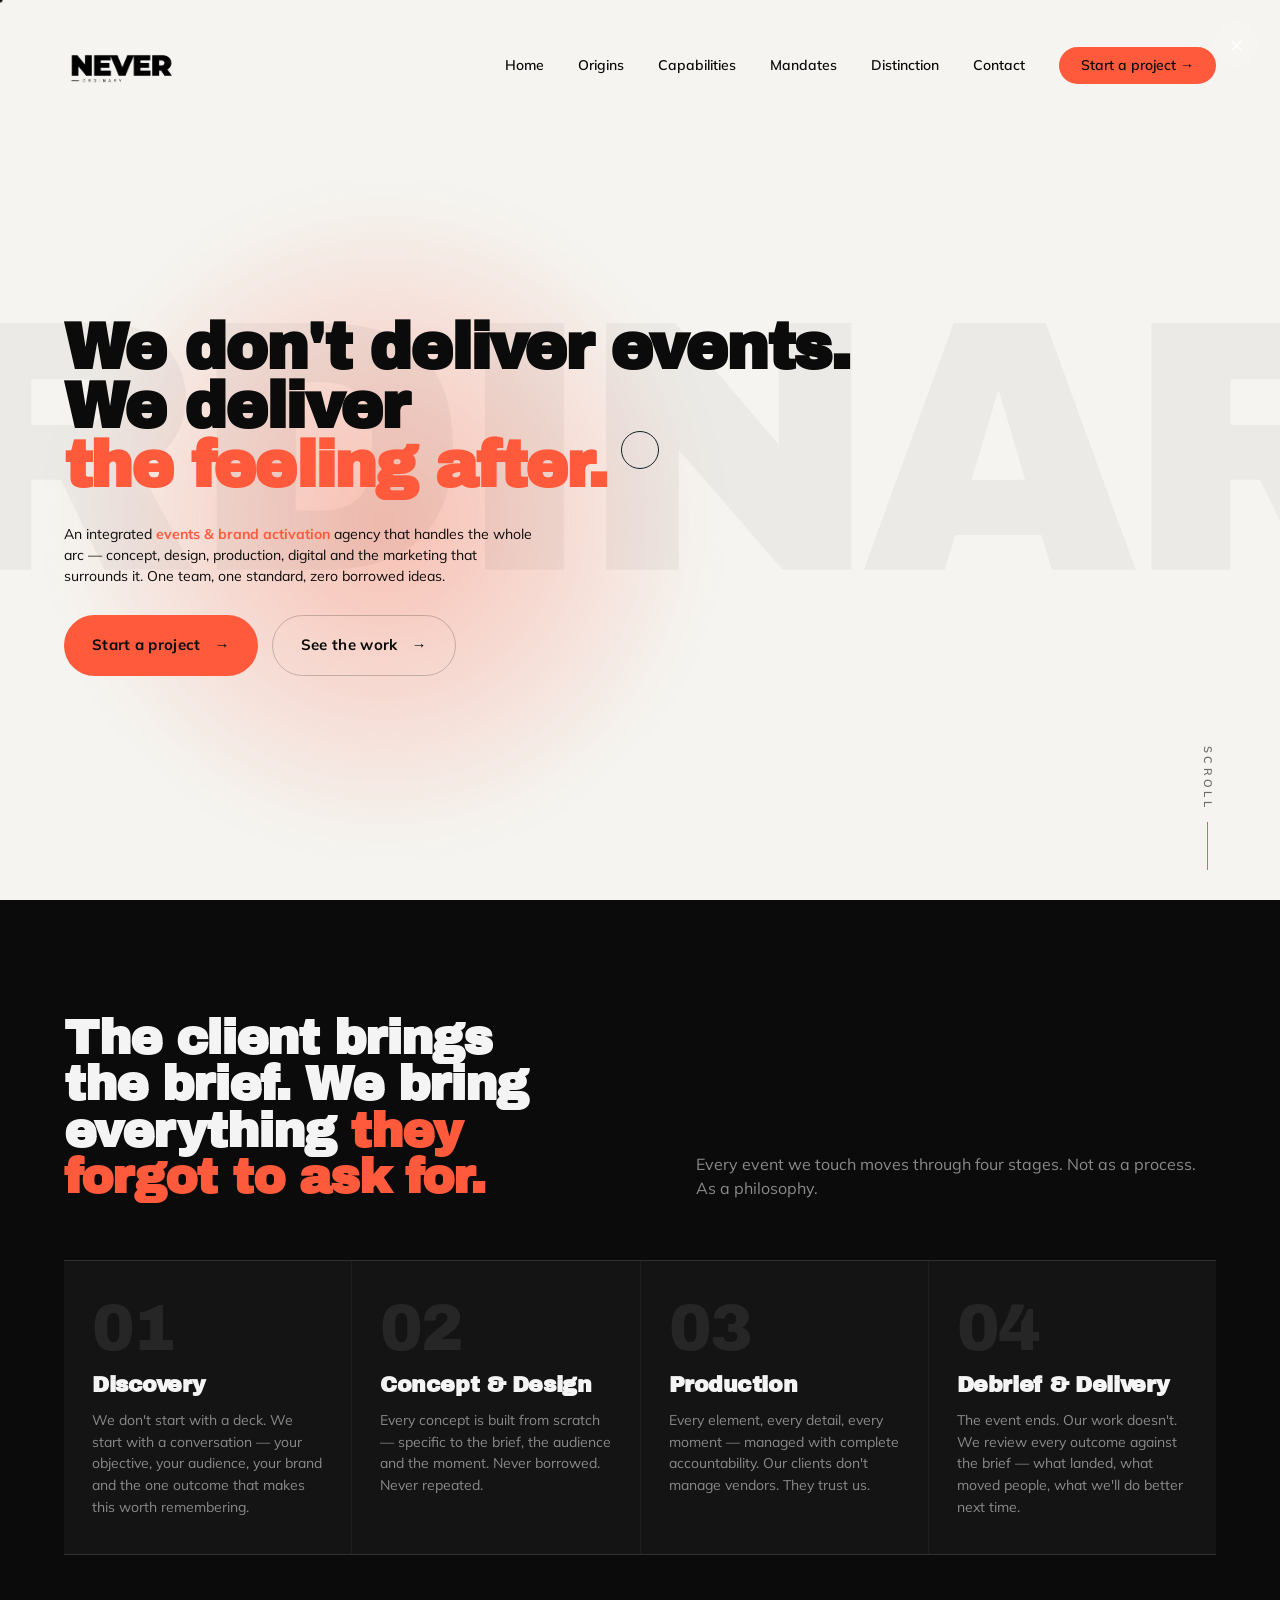
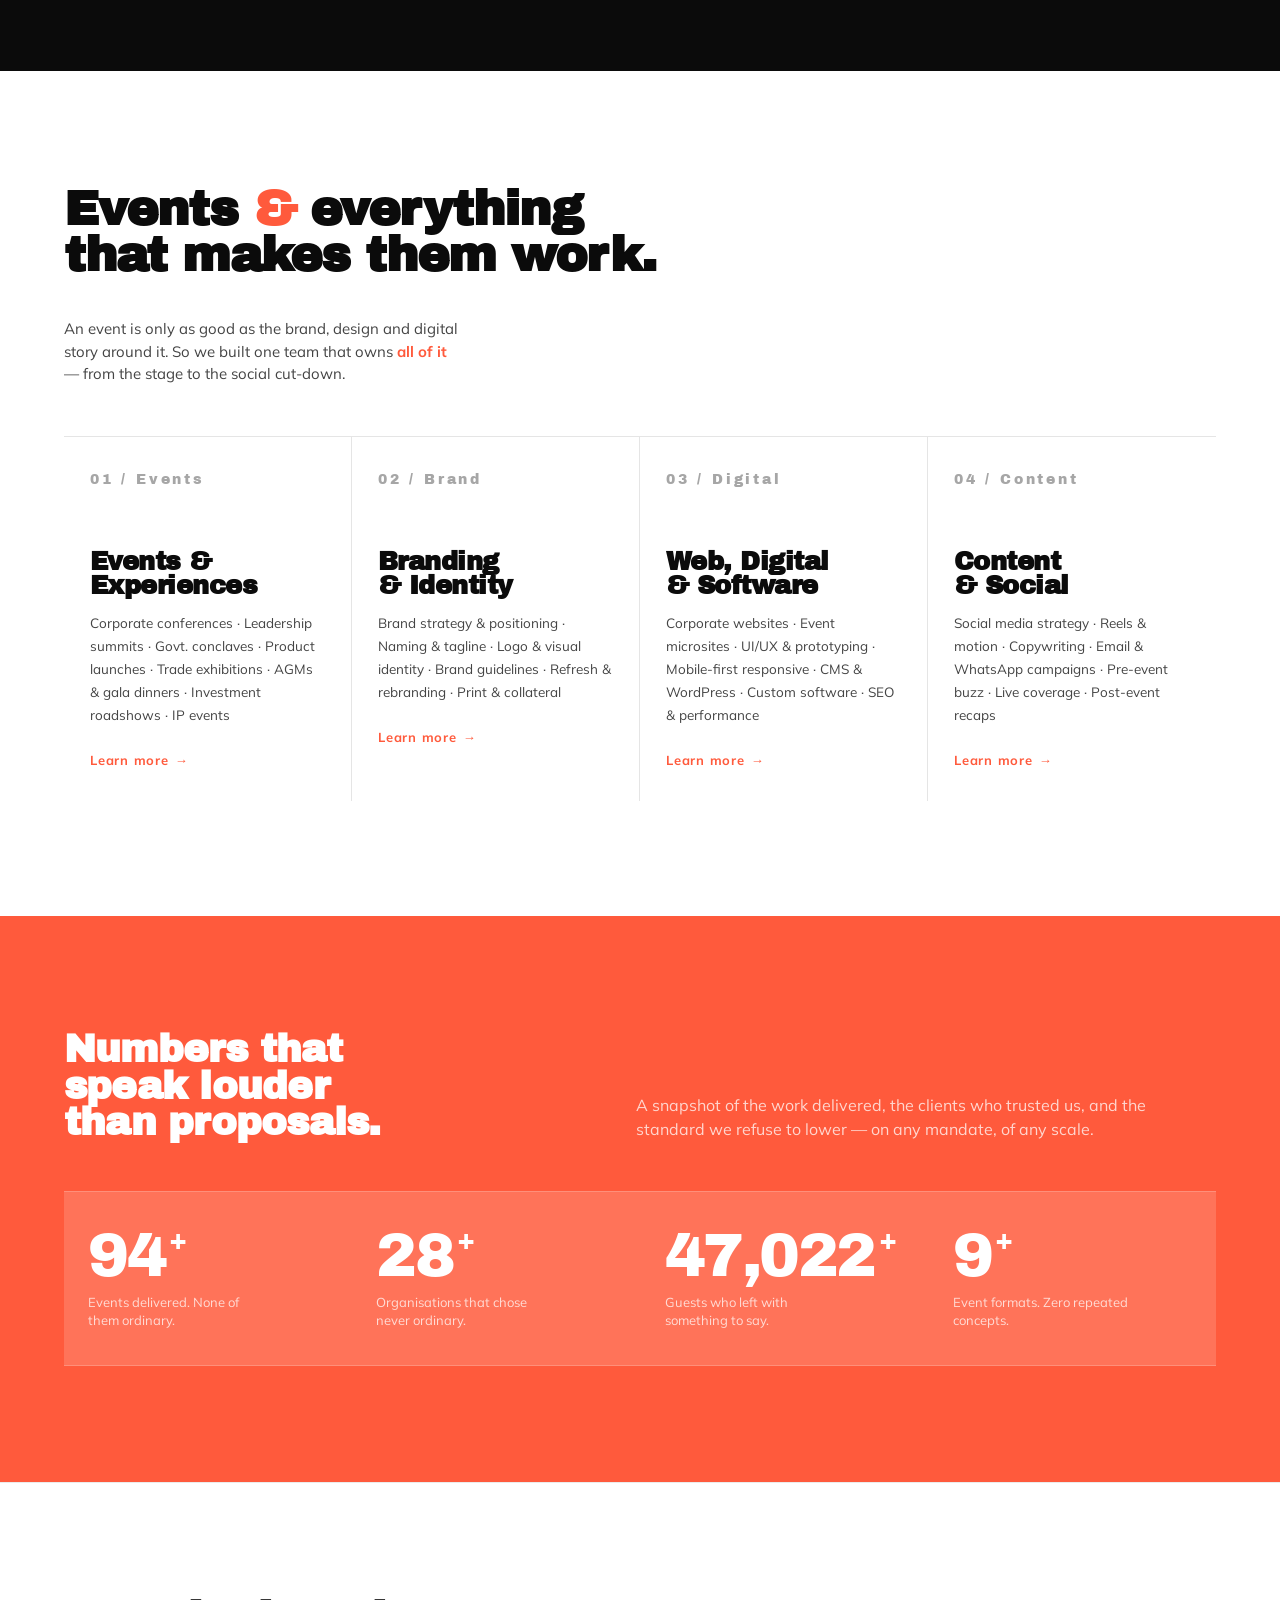
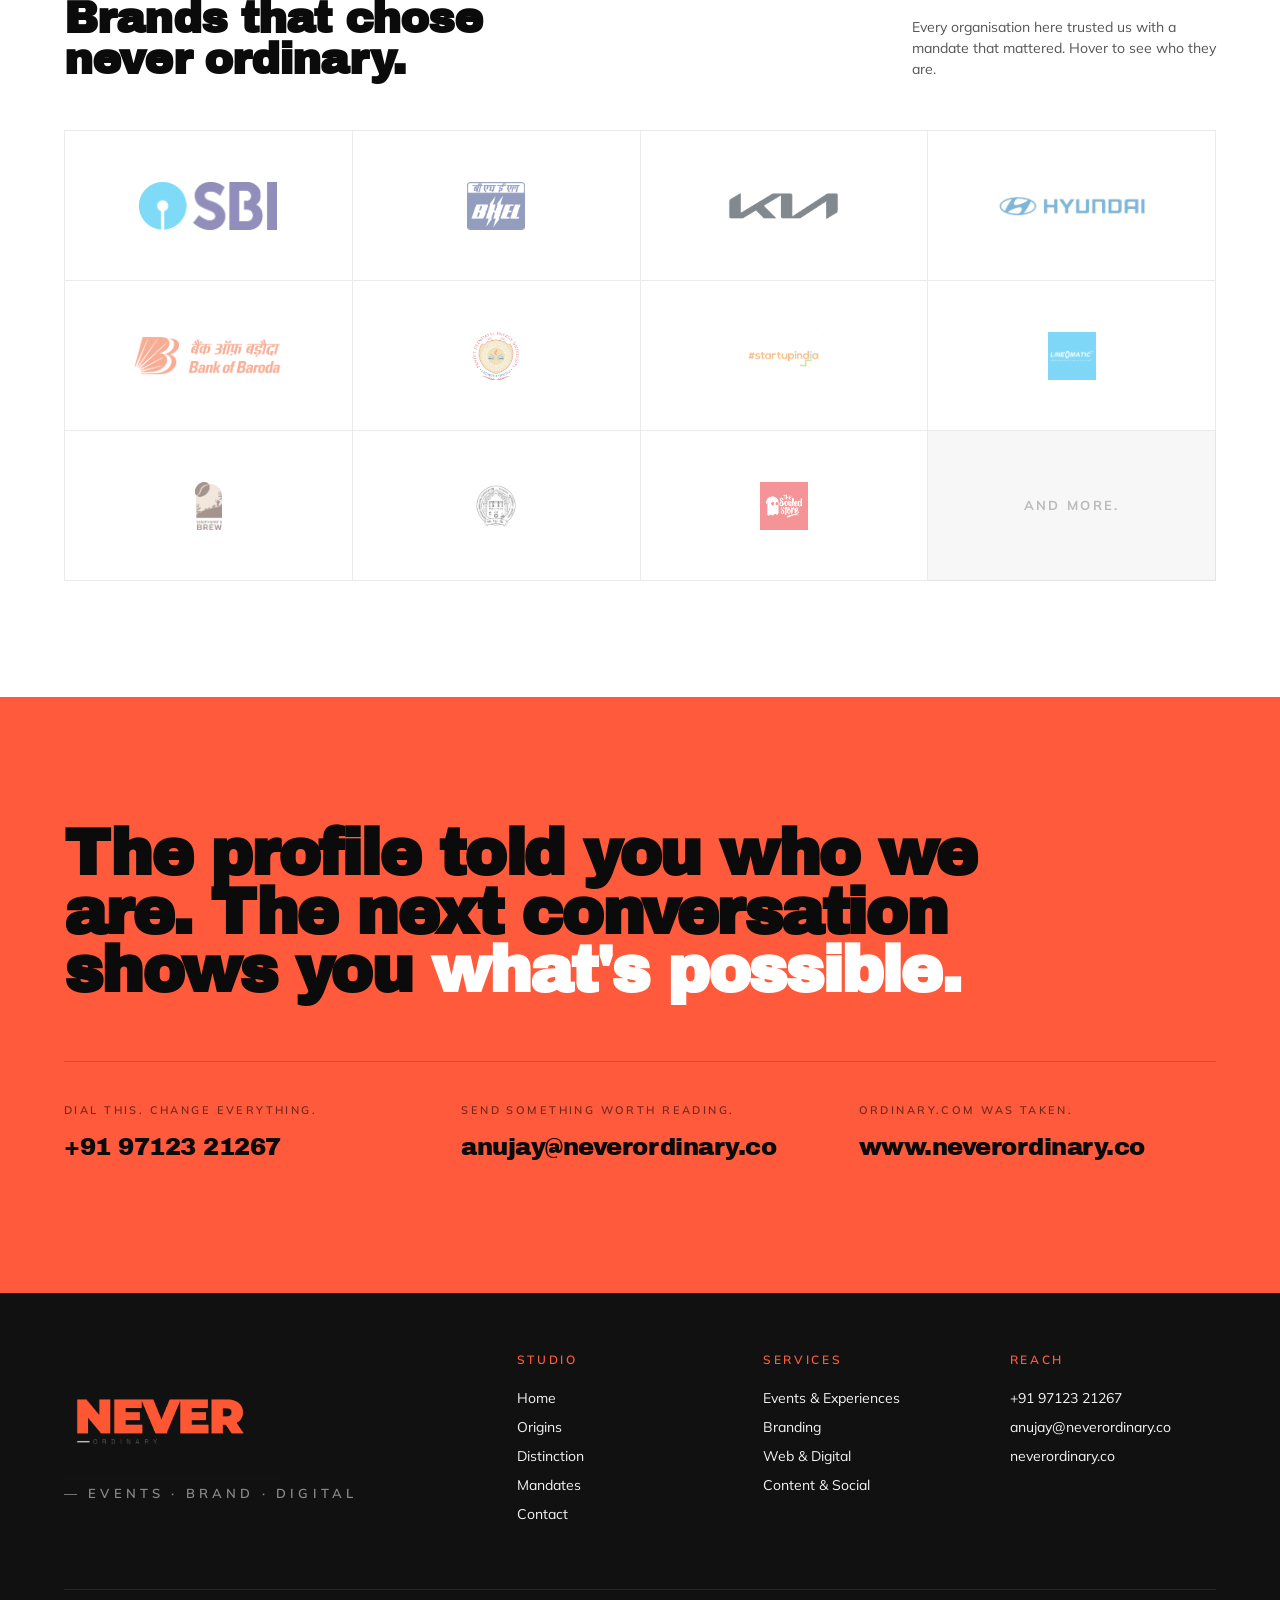
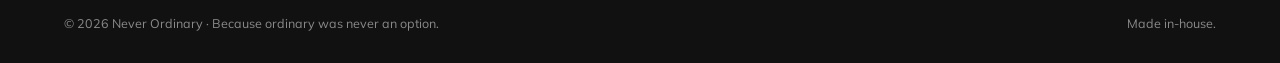
<file: index.html>
﻿<!doctype html>
<html lang="en">

<head>
  <meta charset="utf-8">
    <meta name="viewport" content="width=device-width,initial-scale=1">
  <title>Never Ordinary — Events, Brand, Design & Digital. Built to be remembered.</title>
  <meta name="description"
    content="Never Ordinary is an integrated events and brand activation agency. We design, produce and market corporate conferences, product launches, conclaves and brand experiences — end to end.">
  <meta name="theme-color" content="#0B0B0B">
  <meta property="og:title" content="Never Ordinary — Events that became the standard.">
  <meta property="og:description"
    content="Concept. Design. Production. Marketing. We handle everything except ordinary.">
  <meta property="og:type" content="website">
  <link rel="preconnect" href="https://fonts.googleapis.com">
  <link rel="preconnect" href="https://fonts.gstatic.com" crossorigin>
  <link
    href="https://fonts.googleapis.com/css2?family=Archivo+Black&family=Mulish:wght@400;500;600;700;800;900&display=swap"
    rel="stylesheet">
  <link rel="stylesheet" href="assets/css/main.css">
  <link rel="icon"
    href="data:image/svg+xml,%3Csvg xmlns='http://www.w3.org/2000/svg' viewBox='0 0 100 100'%3E%3Crect width='100' height='100' fill='%230B0B0B'/%3E%3Ctext x='50' y='68' font-family='Arial Black' font-size='60' fill='%23FF5A3C' text-anchor='middle'%3EN%3C/text%3E%3C/svg%3E">
<!-- Google tag (gtag.js) -->
<script async src="https://www.googletagmanager.com/gtag/js?id=G-B5BW758E6T"></script>
<script>
  window.dataLayer = window.dataLayer || [];
  function gtag(){dataLayer.push(arguments);}
  gtag('js', new Date());
  gtag('config', 'G-B5BW758E6T');
</script>
</head>

<body>

  <div class="cursor" aria-hidden="true"></div>
  <div class="cursor-dot" aria-hidden="true"></div>

  <!-- ===================== NAV ===================== -->
  <header class="nav" role="banner">
    <a href="./" class="nav__logo" aria-label="Never Ordinary — Home">
      <img src="assets/images/Master%20Version%20Transparent.png" alt="Never Ordinary" class="nav__logo-img">
    </a>
    <nav class="nav__links" aria-label="Primary">
      <a href="./">Home</a>
      <a href="about/">Origins</a>
      <a href="services/">Capabilities</a>
      <a href="work/">Mandates</a>
      <a href="distinction/">Distinction</a>
      <a href="contact/">Contact</a>
      <a href="contact/" style="padding: 8px 22px;" class="nav__cta">Start a project →</a>
    </nav>
    <button class="nav__burger" aria-label="Menu" aria-expanded="false">
      <span></span><span></span><span></span>
    </button>
  </header>

  <!-- ===================== HERO ===================== -->
  <section class="hero" aria-label="Hero">
    <div class="hero__glow" aria-hidden="true"></div>
    <div class="hero__bgword" aria-hidden="true">ORDINARY</div>

    <!-- <div class="hero__meta">
      <span><span class="dot"></span>Available for 2026 mandates</span>
      <span>Ahmedabad · India · Worldwide</span>
    </div> -->

    <div class="hero__inner">
      <h1 class="hero__head">
        <span class="line"><span>We don&apos;t deliver events.</span></span>
        <span class="line"><span>We deliver</span></span>
        <span class="hero__word-row">
          <span class="word-rotor" aria-label="the feeling after">
            <span class="wr is-active">the feeling after.</span>
            <span class="wr">the standard.</span>
            <span class="wr">the moment.</span>
            <span class="wr">the story.</span>
          </span>
        </span>
      </h1>

      <p class="hero__sub">
        An integrated <b>events &amp; brand activation</b> agency that handles the whole arc &mdash;
        concept, design, production, digital and the marketing that surrounds it.
        One team, one standard, zero borrowed ideas.
      </p>

      <div class="hero__cta-row">
        <a href="contact/" class="btn">Start a project <span class="arr">→</span></a>
        <a href="work/" class="btn btn--ghost">See the work <span class="arr">→</span></a>
      </div>

      <!-- <div class="hero__foot">
      <div><strong>100<span style="color:var(--c-orange)">+</span></strong>Events delivered</div>
      <div><strong>30<span style="color:var(--c-orange)">+</span></strong>Brands trusted us</div>
      <div><strong>50K<span style="color:var(--c-orange)">+</span></strong>Guests moved</div>
      <div><strong>10<span style="color:var(--c-orange)">+</span></strong>Event formats mastered</div>
    </div> -->
    </div>

    <a href="#approach" class="hero__scroll" aria-label="Scroll to next section">SCROLL</a>
  </section>

  <!-- ===================== APPROACH ===================== -->
  <section class="approach" id="approach">
    <div class="wrap">
      <div class="approach__head reveal">
        <div>
          <h2>The client brings the brief. We bring everything <em>they forgot to ask for.</em></h2>
        </div>
        <p class="lead">Every event we touch moves through four stages. Not as a process. As a philosophy.</p>
      </div>

      <div class="approach__steps reveal-stagger">
        <div class="step">
          <div class="step__num">01</div>
          <h4 class="step__title">Discovery</h4>
          <p class="step__body">We don&apos;t start with a deck. We start with a conversation &mdash; your objective,
            your audience, your brand and the one outcome that makes this worth remembering.</p>
        </div>
        <div class="step">
          <div class="step__num">02</div>
          <h4 class="step__title">Concept &amp; Design</h4>
          <p class="step__body">Every concept is built from scratch &mdash; specific to the brief, the audience and the
            moment. Never borrowed. Never repeated.</p>
        </div>
        <div class="step">
          <div class="step__num">03</div>
          <h4 class="step__title">Production</h4>
          <p class="step__body">Every element, every detail, every moment &mdash; managed with complete accountability.
            Our clients don&apos;t manage vendors. They trust us.</p>
        </div>
        <div class="step">
          <div class="step__num">04</div>
          <h4 class="step__title">Debrief &amp; Delivery</h4>
          <p class="step__body">The event ends. Our work doesn&apos;t. We review every outcome against the brief &mdash;
            what landed, what moved people, what we&apos;ll do better next time.</p>
        </div>
      </div>
    </div>
  </section>

  <!-- ===================== CAPABILITIES ===================== -->
  <section class="caps">
    <div class="wrap">
      <div class="caps__head reveal">
        <h2>Events <em>&amp;</em> everything that makes them work.</h2>
        <p class="caps__intro">An event is only as good as the brand, design and digital story around it. So we built
          one team that owns <b>all of it</b> &mdash; from the stage to the social cut-down.</p>
      </div>

      <div class="caps__grid reveal-stagger">
        <article class="cap">
          <div class="cap__num">01 / Events</div>
          <h3 class="cap__title">Events &amp; Experiences</h3>
          <p class="cap__tags">Corporate conferences · Leadership summits · Govt. conclaves · Product launches · Trade
            exhibitions · AGMs &amp; gala dinners · Investment roadshows · IP events</p>
          <a href="services/#events" class="cap__more">Learn more <span class="arr">→</span></a>
        </article>
        <article class="cap">
          <div class="cap__num">02 / Brand</div>
          <h3 class="cap__title">Branding &amp; Identity</h3>
          <p class="cap__tags">Brand strategy &amp; positioning · Naming &amp; tagline · Logo &amp; visual identity ·
            Brand guidelines · Refresh &amp; rebranding · Print &amp; collateral</p>
          <a href="services/#branding" class="cap__more">Learn more <span class="arr">→</span></a>
        </article>
        <article class="cap">
          <div class="cap__num">03 / Digital</div>
          <h3 class="cap__title">Web, Digital &amp; Software</h3>
          <p class="cap__tags">Corporate websites · Event microsites · UI/UX &amp; prototyping · Mobile-first responsive
            · CMS &amp; WordPress · Custom software · SEO &amp; performance</p>
          <a href="services/#digital" class="cap__more">Learn more <span class="arr">→</span></a>
        </article>
        <article class="cap">
          <div class="cap__num">04 / Content</div>
          <h3 class="cap__title">Content<br>&amp; Social</h3>
          <p class="cap__tags">Social media strategy · Reels &amp; motion · Copywriting · Email &amp; WhatsApp campaigns
            · Pre-event buzz · Live coverage · Post-event recaps</p>
          <a href="services/#content" class="cap__more">Learn more <span class="arr">→</span></a>
        </article>
      </div>
    </div>
  </section>

  <!-- ===================== STATS ===================== -->
  <section class="stats">
    <div class="wrap">
      <div class="stats__head reveal">
        <div>
          <h2 class="h-2">Numbers that speak louder than proposals.</h2>
        </div>
        <p class="lead">A snapshot of the work delivered, the clients who trusted us, and the standard we refuse to
          lower &mdash; on any mandate, of any scale.</p>
      </div>

      <div class="stats__grid reveal-stagger">
        <div class="stat">
          <div class="stat__num"><span data-count="100">0</span><sup>+</sup></div>
          <div class="stat__label">Events delivered. None of them ordinary.</div>
        </div>
        <div class="stat">
          <div class="stat__num"><span data-count="30">0</span><sup>+</sup></div>
          <div class="stat__label">Organisations that chose never ordinary.</div>
        </div>
        <div class="stat">
          <div class="stat__num"><span data-count="50000">0</span><sup>+</sup></div>
          <div class="stat__label">Guests who left with something to say.</div>
        </div>
        <div class="stat">
          <div class="stat__num"><span data-count="10">0</span><sup>+</sup></div>
          <div class="stat__label">Event formats. Zero repeated concepts.</div>
        </div>
      </div>
    </div>
  </section>

  <!-- ===================== PARTNERSHIPS ===================== -->
  <section class="partners">
    <div class="wrap">
      <div class="partners__head reveal">
        <div>
          <h2 style="color:#0B0B0B">Brands that chose<br>never ordinary.</h2>
        </div>
        <p>Every organisation here trusted us with a mandate that mattered. Hover to see who they are.</p>
      </div>

      <div class="partners__grid reveal-stagger">
        <div class="partner">
          <img src="assets/images/sbi-logo-33205.png" alt="State Bank of India" loading="lazy">
        </div>
        <div class="partner">
          <img src="assets/images/BHEL_logo.png" alt="BHEL" loading="lazy">
        </div>
        <div class="partner">
          <img src="assets/images/Kia_Logo_B.png" alt="Kia" loading="lazy">
        </div>
        <div class="partner">
          <img src="assets/images/hyundai-logo-348.png" alt="Hyundai" loading="lazy">
        </div>
        <div class="partner">
          <img src="assets/images/f231e0bbf723edbf90cee7fbb6eac2cd.png" alt="Bank of Baroda" loading="lazy">
        </div>
        <div class="partner">
          <img src="assets/images/idbCMJfmR0_logos.png" alt="Pandit Deendayal Energy University" loading="lazy">
        </div>
        <div class="partner">
          <img src="assets/images/pngwing.com.png" alt="Startup India" loading="lazy">
        </div>
        <div class="partner">
          <img src="assets/images/Line%20O%20Matic%20Logo.png" alt="Lineomatic" loading="lazy">
        </div>
        <div class="partner">
          <img src="assets/images/Asset%202.png" alt="Shepherd's Brew" loading="lazy">
        </div>
        <div class="partner">
          <img src="assets/images/IMG_1057.JPG" alt="Ahmedabad Municipal Corporation" loading="lazy">
        </div>
        <div class="partner">
          <img src="assets/images/IMG_1058.JPG" alt="The Souled Store" loading="lazy">
        </div>
        <div class="partner" style="background:#f7f7f7;cursor:default">
          <span style="font:700 13px/1 var(--f-body);letter-spacing:.18em;text-transform:uppercase;color:#bbb">And
            more.</span>
        </div>
      </div>
    </div>
  </section>

  <!-- ===================== CLOSER ===================== -->
  <section class="closer">
    <div class="wrap reveal">
      <h2>The profile told you who we are. The next conversation shows you <em>what&apos;s possible.</em></h2>

      <div class="closer__row">
        <div>
          <span class="lbl">Dial this. Change everything.</span>
          <a href="tel:+919712321267">+91 97123 21267</a>
        </div>
        <div>
          <span class="lbl">Send something worth reading.</span>
          <a href="mailto:anujay@neverordinary.co">anujay@neverordinary.co</a>
        </div>
        <div>
          <span class="lbl">ordinary.com was taken.</span>
          <a href="https://www.neverordinary.co">www.neverordinary.co</a>
        </div>
      </div>
    </div>
  </section>

  <!-- ===================== FOOTER ===================== -->
  <footer>
    <div class="wrap">
      <div class="foot__top">
        <div class="foot__brand">
          <img src="assets/images/MasterVersionDark.png" alt="Never Ordinary" class="foot__logo-img">
          <small>— Events · Brand · Digital</small>
        </div>
        <div class="foot__col">
          <h4>Studio</h4>
          <a href="./">Home</a>
          <a href="about/">Origins</a>
          <a href="distinction/">Distinction</a>
          <a href="work/">Mandates</a>
          <a href="contact/">Contact</a>
        </div>
        <div class="foot__col">
          <h4>Services</h4>
          <a href="services/">Events &amp; Experiences</a>
          <a href="services/">Branding</a>
          <a href="services/">Web &amp; Digital</a>
          <a href="services/">Content &amp; Social</a>
        </div>
        <div class="foot__col">
          <h4>Reach</h4>
          <a href="tel:+919712321267">+91 97123 21267</a>
          <a href="mailto:anujay@neverordinary.co">anujay@neverordinary.co</a>
          <a href="https://www.neverordinary.co">neverordinary.co</a>
        </div>
      </div>
      <div class="foot__bot">
        <span>© <span data-year></span> Never Ordinary · Because ordinary was never an option.</span>
        <span>Made in-house.</span>
      </div>
    </div>
  </footer>

  <script src="assets/js/main.js" defer></script>
</body>

</html>
</file>
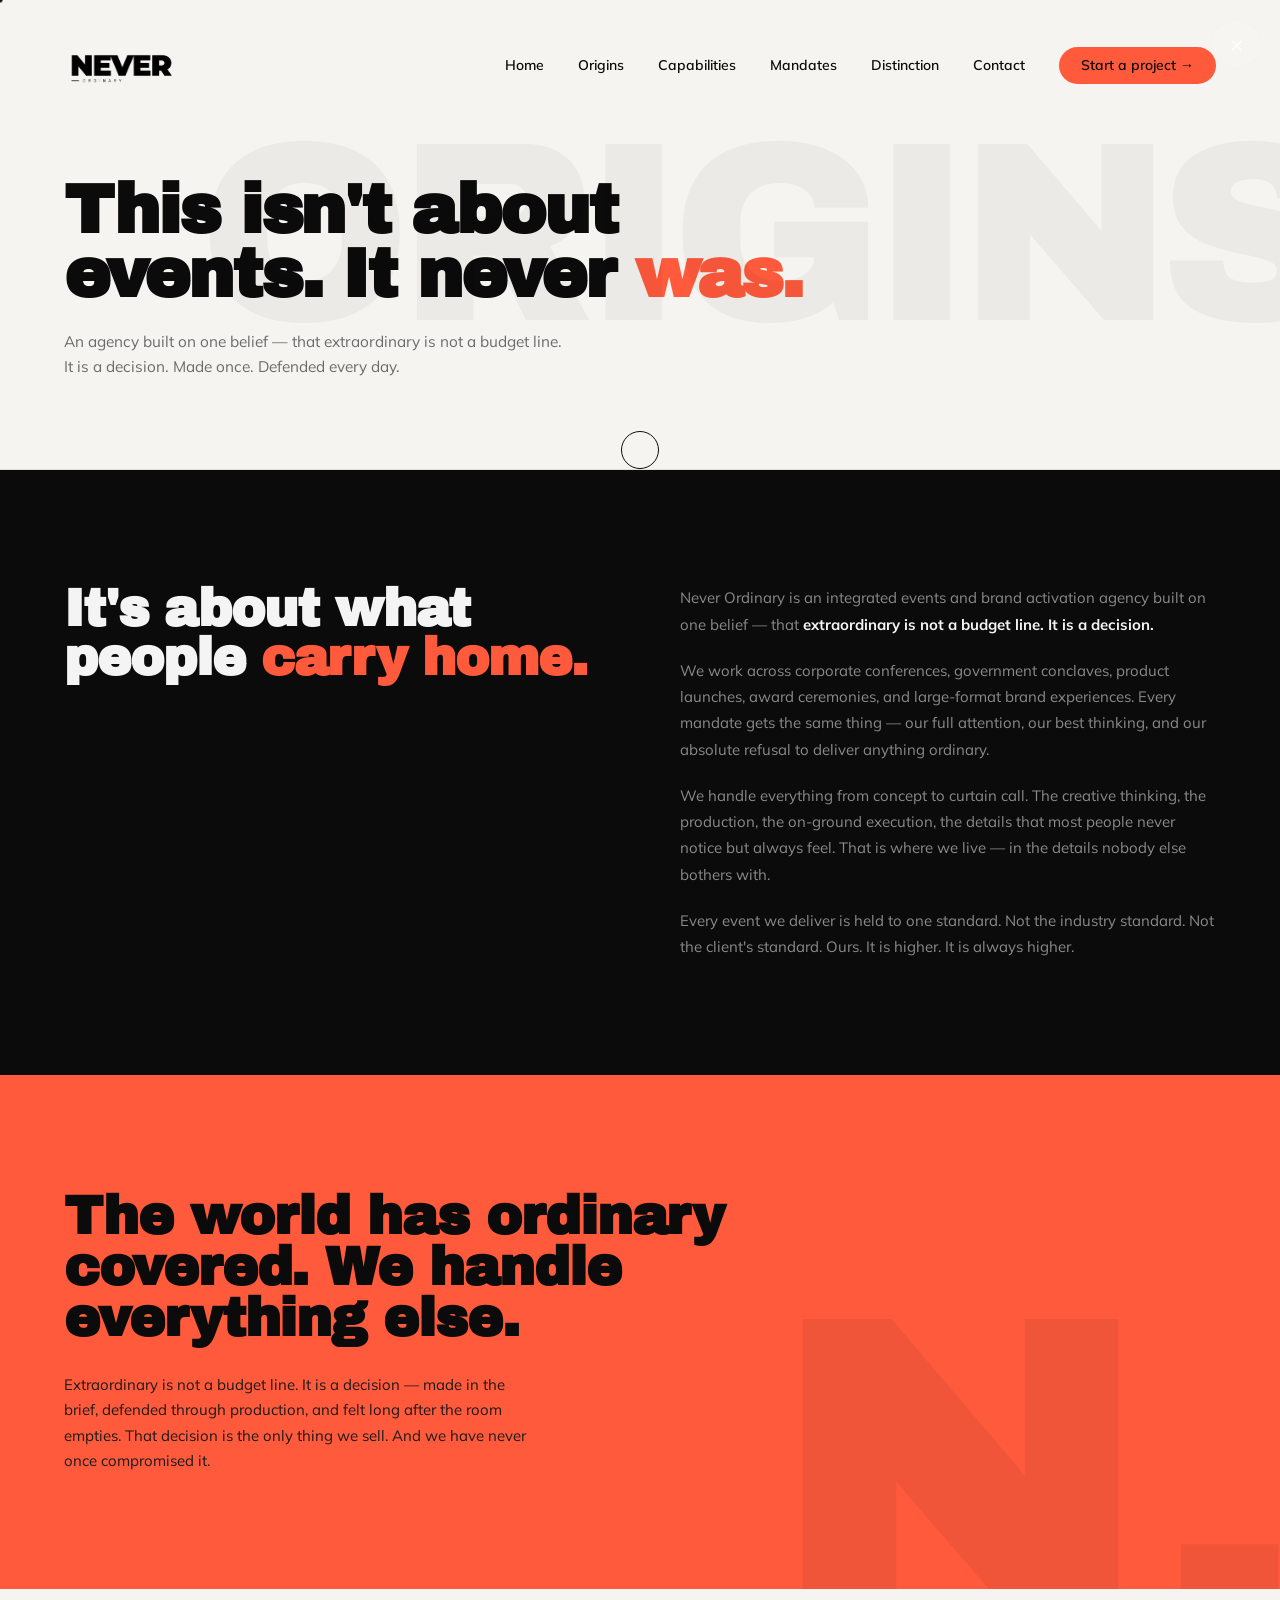
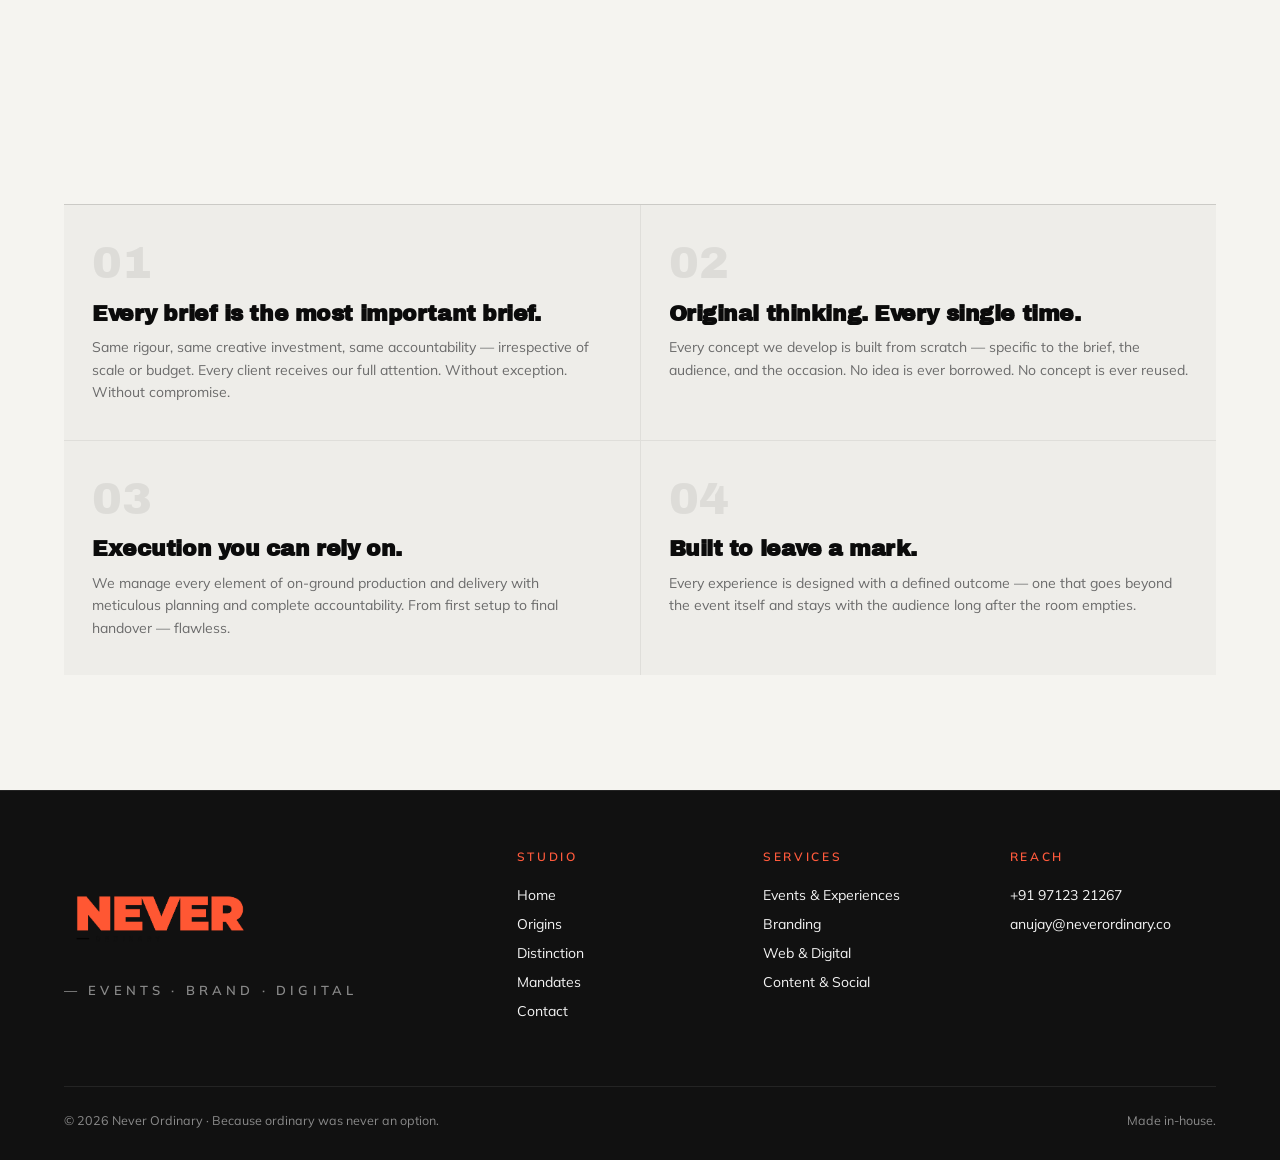
<file: about/index.html>
﻿<!doctype html>
<html lang="en">
<head>
<meta charset="utf-8">
<meta name="viewport" content="width=device-width,initial-scale=1">
<title>About — Never Ordinary | Events, Brand & Digital Agency</title>
<meta name="description" content="Never Ordinary is an integrated events and brand activation agency built on one belief — that extraordinary is not a budget line. It is a decision.">
<meta name="theme-color" content="#0B0B0B">
<link rel="preconnect" href="https://fonts.googleapis.com">
<link rel="preconnect" href="https://fonts.gstatic.com" crossorigin>
<link href="https://fonts.googleapis.com/css2?family=Archivo+Black&family=Mulish:wght@400;500;600;700;800;900&display=swap" rel="stylesheet">
<link rel="stylesheet" href="../assets/css/main.css">
<link rel="icon" href="data:image/svg+xml,%3Csvg xmlns='http://www.w3.org/2000/svg' viewBox='0 0 100 100'%3E%3Crect width='100' height='100' fill='%230B0B0B'/%3E%3Ctext x='50' y='68' font-family='Arial Black' font-size='60' fill='%23FF5A3C' text-anchor='middle'%3EN%3C/text%3E%3C/svg%3E">
<!-- Google tag (gtag.js) -->
<script async src="https://www.googletagmanager.com/gtag/js?id=G-B5BW758E6T"></script>
<script>
  window.dataLayer = window.dataLayer || [];
  function gtag(){dataLayer.push(arguments);}
  gtag('js', new Date());
  gtag('config', 'G-B5BW758E6T');
</script>
</head>
<body>

<div class="cursor" aria-hidden="true"></div>
<div class="cursor-dot" aria-hidden="true"></div>

<header class="nav" role="banner">
  <a href="../" class="nav__logo"><img src="../assets/images/Master%20Version%20Transparent.png" alt="Never Ordinary" class="nav__logo-img"></a>
  <nav class="nav__links" aria-label="Primary">
    <a href="../">Home</a>
    <a href="../about/">Origins</a>
    <a href="../services/">Capabilities</a>
    <a href="../work/">Mandates</a>
    <a href="../distinction/">Distinction</a>
    <a href="../contact/">Contact</a>
    <a href="../contact/" style="padding: 8px 22px;" class="nav__cta">Start a project →</a>
  </nav>
  <button class="nav__burger" aria-label="Menu"><span></span><span></span><span></span></button>
</header>

<!-- PAGE HERO -->
<section class="page-hero">
  <div class="page-hero__bg" aria-hidden="true">ORIGINS</div>
  <div class="wrap">
    <h1>This isn't about events. It never <em>was.</em></h1>
    <p>An agency built on one belief — that extraordinary is not a budget line. It is a decision. Made once. Defended every day.</p>
  </div>
</section>

<!-- ORIGINS STORY -->
<section class="origins origins--dark">
  <div class="wrap">
    <div class="origins__grid reveal">
      <div class="origins__left">
        <h2>It's about what people <em>carry home.</em></h2>
      </div>
      <div class="origins__body">
        <p>Never Ordinary is an integrated events and brand activation agency built on one belief — that <strong>extraordinary is not a budget line. It is a decision.</strong></p>
        <p>We work across corporate conferences, government conclaves, product launches, award ceremonies, and large-format brand experiences. Every mandate gets the same thing — our full attention, our best thinking, and our absolute refusal to deliver anything ordinary.</p>
        <p>We handle everything from concept to curtain call. The creative thinking, the production, the on-ground execution, the details that most people never notice but always feel. That is where we live — in the details nobody else bothers with.</p>
        <p>Every event we deliver is held to one standard. Not the industry standard. Not the client's standard. Ours. It is higher. It is always higher.</p>
      </div>
    </div>
  </div>
</section>

<!-- THE STANDARD -->
<section class="standard reveal">
  <div class="standard__big" aria-hidden="true">N.</div>
  <div class="wrap">
    <h2>The world has ordinary covered. We handle everything else.</h2>
    <p>Extraordinary is not a budget line. It is a decision — made in the brief, defended through production, and felt long after the room empties. That decision is the only thing we sell. And we have never once compromised it.</p>
  </div>
</section>

<!-- VALUES / COMMITMENTS -->
<section class="values">
  <div class="wrap">
    <h2 class="reveal">Four commitments. No exceptions.</h2>
    <div class="values__grid reveal-stagger">
      <div class="value">
        <div class="value__num">01</div>
        <h3>Every brief is the most important brief.</h3>
        <p>Same rigour, same creative investment, same accountability — irrespective of scale or budget. Every client receives our full attention. Without exception. Without compromise.</p>
      </div>
      <div class="value">
        <div class="value__num">02</div>
        <h3>Original thinking. Every single time.</h3>
        <p>Every concept we develop is built from scratch — specific to the brief, the audience, and the occasion. No idea is ever borrowed. No concept is ever reused.</p>
      </div>
      <div class="value">
        <div class="value__num">03</div>
        <h3>Execution you can rely on.</h3>
        <p>We manage every element of on-ground production and delivery with meticulous planning and complete accountability. From first setup to final handover — flawless.</p>
      </div>
      <div class="value">
        <div class="value__num">04</div>
        <h3>Built to leave a mark.</h3>
        <p>Every experience is designed with a defined outcome — one that goes beyond the event itself and stays with the audience long after the room empties.</p>
      </div>
    </div>
  </div>
</section>

<!-- CLOSER CTA -->

<footer>
  <div class="wrap">
    <div class="foot__top">
      <div class="foot__brand"><img src="../assets/images/Master%20Version%20Transparent.png" alt="Never Ordinary" class="foot__logo-img"><small>— Events · Brand · Digital</small></div>
      <div class="foot__col"><h4>Studio</h4><a href="../">Home</a>
    <a href="../about/">Origins</a><a href="../distinction/">Distinction</a><a href="../work/">Mandates</a><a href="../contact/">Contact</a></div>
      <div class="foot__col"><h4>Services</h4><a href="../services/#events">Events &amp; Experiences</a><a href="../services/#branding">Branding</a><a href="../services/#digital">Web &amp; Digital</a><a href="../services/#content">Content &amp; Social</a></div>
      <div class="foot__col"><h4>Reach</h4><a href="tel:+919712321267">+91 97123 21267</a><a href="mailto:anujay@neverordinary.co">anujay@neverordinary.co</a></div>
    </div>
    <div class="foot__bot">
      <span>© <span data-year></span> Never Ordinary · Because ordinary was never an option.</span>
      <span>Made in-house.</span>
    </div>
  </div>
</footer>

<script src="../assets/js/main.js" defer></script>
</body>
</html>
</file>
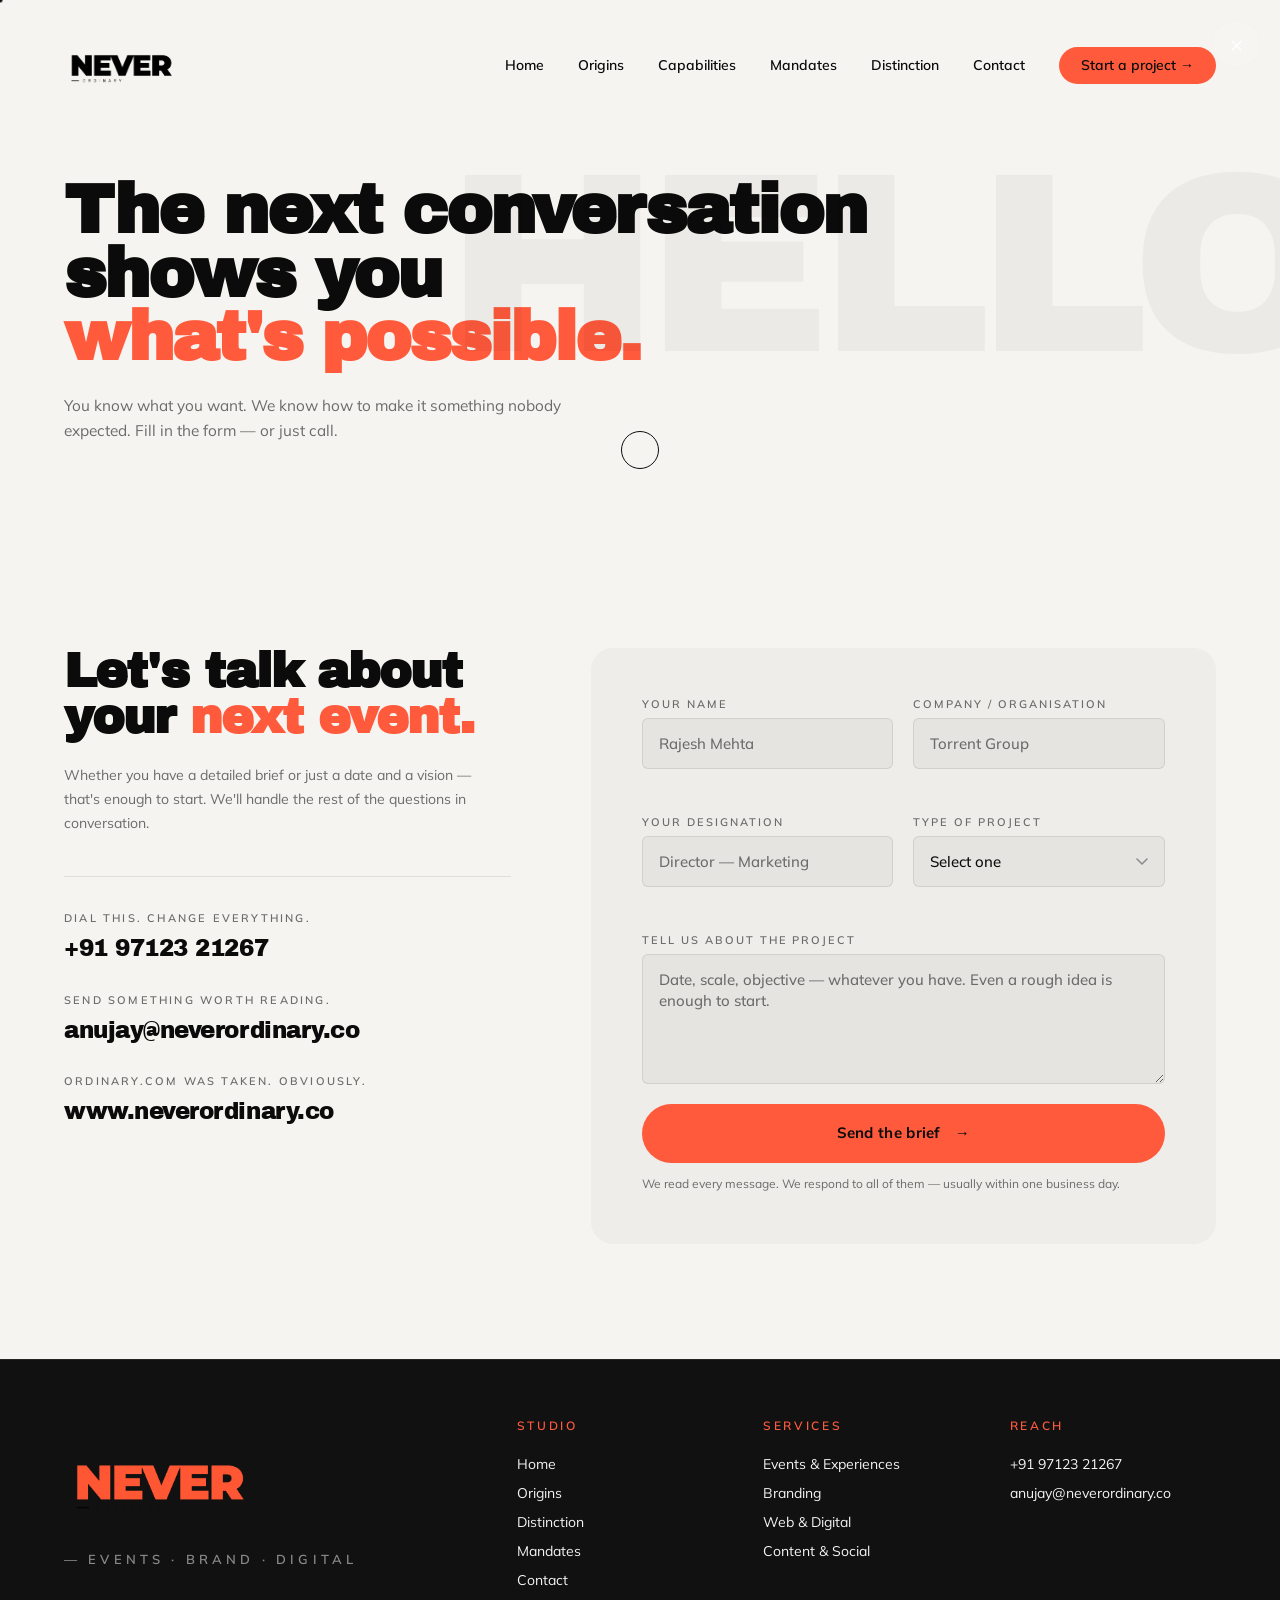
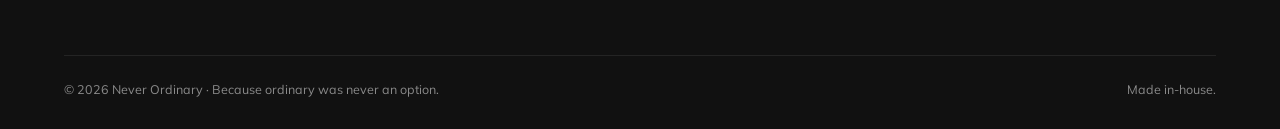
<file: contact/index.html>
﻿<!doctype html>
<html lang="en">
<head>
<meta charset="utf-8">
<meta name="viewport" content="width=device-width,initial-scale=1">
<title>Contact — Never Ordinary | Start a Project</title>
<meta name="description" content="You know what you want. We know how to make it something nobody expected. That conversation starts here.">
<meta name="theme-color" content="#0B0B0B">
<link rel="preconnect" href="https://fonts.googleapis.com">
<link rel="preconnect" href="https://fonts.gstatic.com" crossorigin>
<link href="https://fonts.googleapis.com/css2?family=Archivo+Black&family=Mulish:wght@400;500;600;700;800;900&display=swap" rel="stylesheet">
<link rel="stylesheet" href="../assets/css/main.css">
<link rel="icon" href="data:image/svg+xml,%3Csvg xmlns='http://www.w3.org/2000/svg' viewBox='0 0 100 100'%3E%3Crect width='100' height='100' fill='%230B0B0B'/%3E%3Ctext x='50' y='68' font-family='Arial Black' font-size='60' fill='%23FF5A3C' text-anchor='middle'%3EN%3C/text%3E%3C/svg%3E">
<!-- Google tag (gtag.js) -->
<script async src="https://www.googletagmanager.com/gtag/js?id=G-B5BW758E6T"></script>
<script>
  window.dataLayer = window.dataLayer || [];
  function gtag(){dataLayer.push(arguments);}
  gtag('js', new Date());
  gtag('config', 'G-B5BW758E6T');
</script>
</head>
<body>

<div class="cursor" aria-hidden="true"></div>
<div class="cursor-dot" aria-hidden="true"></div>

<header class="nav" role="banner">
  <a href="../" class="nav__logo"><img src="../assets/images/Master%20Version%20Transparent.png" alt="Never Ordinary" class="nav__logo-img"></a>
  <nav class="nav__links" aria-label="Primary">
    <a href="../">Home</a>
    <a href="../about/">Origins</a>
    <a href="../services/">Capabilities</a>
    <a href="../work/">Mandates</a>
    <a href="../distinction/">Distinction</a>
    <a href="../contact/">Contact</a>
    <a href="../contact/" style="padding: 8px 22px;" class="nav__cta">Start a project →</a>
  </nav>
  <button class="nav__burger" aria-label="Menu"><span></span><span></span><span></span></button>
</header>

<section class="page-hero" style="border-bottom:none">
  <div class="page-hero__bg" aria-hidden="true">HELLO</div>
  <div class="wrap">
    <h1>The next conversation shows you <em>what's possible.</em></h1>
    <p>You know what you want. We know how to make it something nobody expected. Fill in the form — or just call.</p>
  </div>
</section>

<section class="contact-layout">
  <div class="wrap">
    <div class="contact-grid reveal">

      <!-- LEFT: info -->
      <div class="contact-info">
        <h2>Let's talk about your <em>next event.</em></h2>
        <p>Whether you have a detailed brief or just a date and a vision — that's enough to start. We'll handle the rest of the questions in conversation.</p>

        <div class="contact-details">
          <div class="contact-detail">
            <div class="lbl">Dial this. Change everything.</div>
            <a href="tel:+919712321267">+91 97123 21267</a>
          </div>
          <div class="contact-detail">
            <div class="lbl">Send something worth reading.</div>
            <a href="mailto:anujay@neverordinary.co">anujay@neverordinary.co</a>
          </div>
          <div class="contact-detail">
            <div class="lbl">ordinary.com was taken. obviously.</div>
            <a href="https://www.neverordinary.co" target="_blank" rel="noopener">www.neverordinary.co</a>
          </div>
        </div>
      </div>

      <!-- RIGHT: form -->
      <div class="contact-form">
        <form action="https://api.web3forms.com/submit" method="POST" id="contact-form" novalidate>
          <input type="hidden" name="access_key" value="b4b0ffbc-a630-49a5-ae79-7aa3995063e5">
          <input type="hidden" name="to" value="anujay@neverordinary.co">
          <input type="hidden" name="subject" value="New Project Brief — Never Ordinary">
          <input type="hidden" name="from_name" value="Never Ordinary Website">
          <input type="checkbox" name="botcheck" style="display:none">

          <div class="form-row">
            <div class="form-group">
              <label class="form-label" for="name">Your name</label>
              <input class="form-input" type="text" id="name" name="name" placeholder="Rajesh Mehta" required>
            </div>
            <div class="form-group">
              <label class="form-label" for="company">Company / Organisation</label>
              <input class="form-input" type="text" id="company" name="company" placeholder="Torrent Group" required>
            </div>
          </div>

          <div class="form-row">
            <div class="form-group">
              <label class="form-label" for="role">Your designation</label>
              <input class="form-input" type="text" id="role" name="role" placeholder="Director — Marketing">
            </div>
            <div class="form-group">
              <label class="form-label" for="event_type">Type of project</label>
              <select class="form-input form-select" id="event_type" name="event_type">
                <option value="" disabled selected>Select one</option>
                <option>Corporate Conference / Summit</option>
                <option>Government Conclave</option>
                <option>Product Launch</option>
                <option>Award Ceremony</option>
                <option>Annual Day / Gala Dinner</option>
                <option>Trade Exhibition</option>
                <option>Roadshow / Multi-city</option>
                <option>Marathon / IP Event</option>
                <option>Branding &amp; Identity</option>
                <option>Website / Digital</option>
                <option>Content &amp; Social</option>
                <option>Something else</option>
              </select>
            </div>
          </div>

          <div class="form-group">
            <label class="form-label" for="message">Tell us about the project</label>
            <textarea class="form-textarea" id="message" name="message" placeholder="Date, scale, objective — whatever you have. Even a rough idea is enough to start." required></textarea>
          </div>

          <button type="submit" class="btn" style="width:100%;justify-content:center">
            Send the brief <span class="arr">→</span>
          </button>
          <p class="form-note">We read every message. We respond to all of them — usually within one business day.</p>
          <div id="form-success" style="display:none;margin-top:20px;padding:18px 24px;background:#0B0B0B;color:#fff;border-radius:12px;font-weight:600">
            Your brief is with us. We'll be in touch shortly.
          </div>
          <div id="form-error" style="display:none;margin-top:20px;padding:18px 24px;background:#FF5A3C;color:#0B0B0B;border-radius:12px;font-weight:600">
            Something went wrong. Please email us directly at anujay@neverordinary.co
          </div>

        </form>
      </div>

    </div>
  </div>
</section>

<footer>
  <div class="wrap">
    <div class="foot__top">
      <div class="foot__brand"><img src="../assets/images/Master%20Version%20Transparent.png" alt="Never Ordinary" class="foot__logo-img"><small>— Events · Brand · Digital</small></div>
      <div class="foot__col"><h4>Studio</h4><a href="../">Home</a>
    <a href="../about/">Origins</a><a href="../distinction/">Distinction</a><a href="../work/">Mandates</a><a href="../contact/">Contact</a></div>
      <div class="foot__col"><h4>Services</h4><a href="../services/#events">Events &amp; Experiences</a><a href="../services/#branding">Branding</a><a href="../services/#digital">Web &amp; Digital</a><a href="../services/#content">Content &amp; Social</a></div>
      <div class="foot__col"><h4>Reach</h4><a href="tel:+919712321267">+91 97123 21267</a><a href="mailto:anujay@neverordinary.co">anujay@neverordinary.co</a></div>
    </div>
    <div class="foot__bot">
      <span>© <span data-year></span> Never Ordinary · Because ordinary was never an option.</span>
      <span>Made in-house.</span>
    </div>
  </div>
</footer>

<script src="../assets/js/main.js" defer></script>
</body>
</html>
</file>
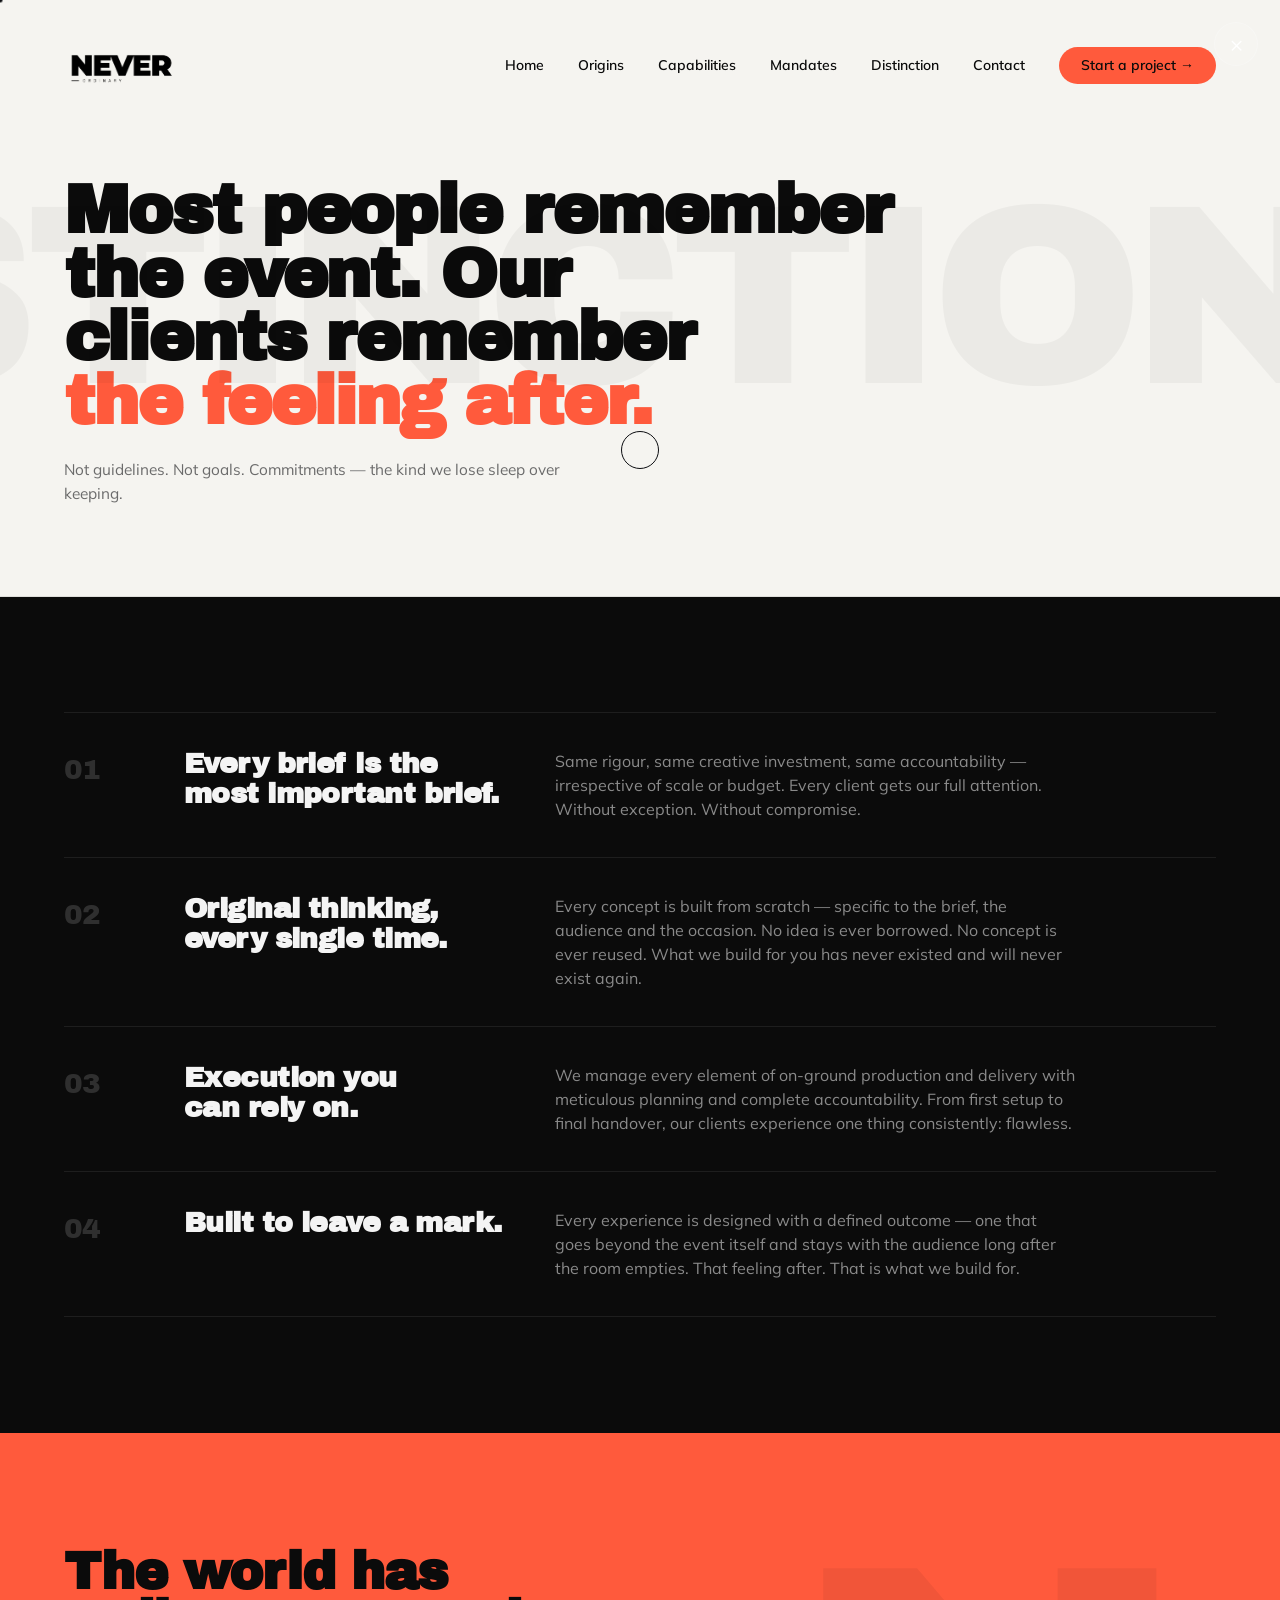
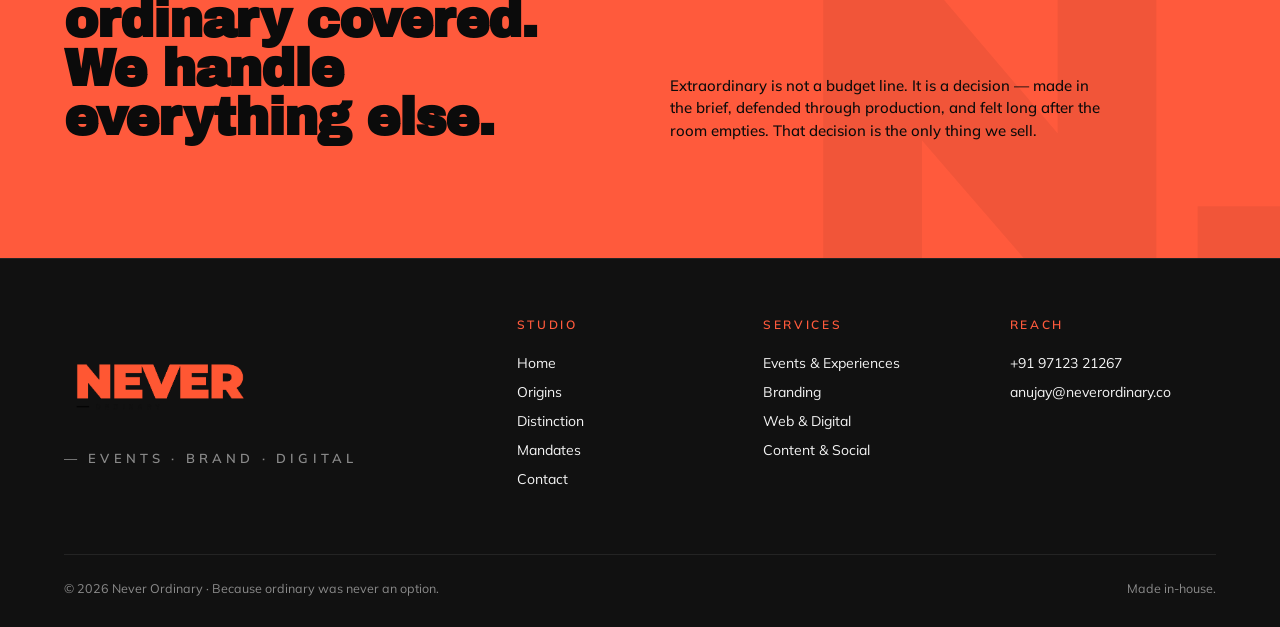
<file: distinction/index.html>
﻿<!doctype html>
<html lang="en">
<head>
<meta charset="utf-8">
<meta name="viewport" content="width=device-width,initial-scale=1">
<title>Distinction — Never Ordinary | What Sets Us Apart</title>
<meta name="description" content="Not guidelines. Not goals. Commitments — the kind we lose sleep over keeping. Four things that define how Never Ordinary works.">
<meta name="theme-color" content="#0B0B0B">
<link rel="preconnect" href="https://fonts.googleapis.com">
<link rel="preconnect" href="https://fonts.gstatic.com" crossorigin>
<link href="https://fonts.googleapis.com/css2?family=Archivo+Black&family=Mulish:wght@400;500;600;700;800;900&display=swap" rel="stylesheet">
<link rel="stylesheet" href="../assets/css/main.css">
<link rel="icon" href="data:image/svg+xml,%3Csvg xmlns='http://www.w3.org/2000/svg' viewBox='0 0 100 100'%3E%3Crect width='100' height='100' fill='%230B0B0B'/%3E%3Ctext x='50' y='68' font-family='Arial Black' font-size='60' fill='%23FF5A3C' text-anchor='middle'%3EN%3C/text%3E%3C/svg%3E">
<!-- Google tag (gtag.js) -->
<script async src="https://www.googletagmanager.com/gtag/js?id=G-B5BW758E6T"></script>
<script>
  window.dataLayer = window.dataLayer || [];
  function gtag(){dataLayer.push(arguments);}
  gtag('js', new Date());
  gtag('config', 'G-B5BW758E6T');
</script>
</head>
<body>

<div class="cursor" aria-hidden="true"></div>
<div class="cursor-dot" aria-hidden="true"></div>

<header class="nav" role="banner">
  <a href="../" class="nav__logo"><img src="../assets/images/Master%20Version%20Transparent.png" alt="Never Ordinary" class="nav__logo-img"></a>
  <nav class="nav__links" aria-label="Primary">
    <a href="../">Home</a>
    <a href="../about/">Origins</a>
    <a href="../services/">Capabilities</a>
    <a href="../work/">Mandates</a>
    <a href="../distinction/">Distinction</a>
    <a href="../contact/">Contact</a>
    <a href="../contact/" style="padding: 8px 22px;" class="nav__cta">Start a project →</a>
  </nav>
  <button class="nav__burger" aria-label="Menu"><span></span><span></span><span></span></button>
</header>

<section class="page-hero">
  <div class="page-hero__bg" aria-hidden="true">DISTINCTION</div>
  <div class="wrap">
    <h1>Most people remember the event. Our clients remember <em>the feeling after.</em></h1>
    <p>Not guidelines. Not goals. Commitments — the kind we lose sleep over keeping.</p>
  </div>
</section>

<section class="pillars">
  <div class="wrap">
    <div class="pillars__list reveal-stagger">
      <article class="pillar">
        <div class="pillar__num">01</div>
        <h3 class="pillar__title">Every brief is the most important brief.</h3>
        <p class="pillar__body">Same rigour, same creative investment, same accountability — irrespective of scale or budget. Every client gets our full attention. Without exception. Without compromise.</p>
      </article>
      <article class="pillar">
        <div class="pillar__num">02</div>
        <h3 class="pillar__title">Original thinking, every single time.</h3>
        <p class="pillar__body">Every concept is built from scratch — specific to the brief, the audience and the occasion. No idea is ever borrowed. No concept is ever reused. What we build for you has never existed and will never exist again.</p>
      </article>
      <article class="pillar">
        <div class="pillar__num">03</div>
        <h3 class="pillar__title">Execution you can rely on.</h3>
        <p class="pillar__body">We manage every element of on-ground production and delivery with meticulous planning and complete accountability. From first setup to final handover, our clients experience one thing consistently: flawless.</p>
      </article>
      <article class="pillar">
        <div class="pillar__num">04</div>
        <h3 class="pillar__title">Built to leave a mark.</h3>
        <p class="pillar__body">Every experience is designed with a defined outcome — one that goes beyond the event itself and stays with the audience long after the room empties. That feeling after. That is what we build for.</p>
      </article>
    </div>
  </div>
</section>

<section class="manifesto reveal">
  <div class="manifesto__big" aria-hidden="true">N.</div>
  <div class="wrap manifesto__wrap">
    <h2>The world has ordinary covered. We handle everything else.</h2>
    <p>Extraordinary is not a budget line. It is a decision — made in the brief, defended through production, and felt long after the room empties. That decision is the only thing we sell.</p>
  </div>
</section>

<footer>
  <div class="wrap">
    <div class="foot__top">
      <div class="foot__brand"><img src="../assets/images/Master%20Version%20Transparent.png" alt="Never Ordinary" class="foot__logo-img"><small>— Events · Brand · Digital</small></div>
      <div class="foot__col"><h4>Studio</h4><a href="../">Home</a>
    <a href="../about/">Origins</a><a href="../distinction/">Distinction</a><a href="../work/">Mandates</a><a href="../contact/">Contact</a></div>
      <div class="foot__col"><h4>Services</h4><a href="../services/#events">Events &amp; Experiences</a><a href="../services/#branding">Branding</a><a href="../services/#digital">Web &amp; Digital</a><a href="../services/#content">Content &amp; Social</a></div>
      <div class="foot__col"><h4>Reach</h4><a href="tel:+919712321267">+91 97123 21267</a><a href="mailto:anujay@neverordinary.co">anujay@neverordinary.co</a></div>
    </div>
    <div class="foot__bot">
      <span>© <span data-year></span> Never Ordinary · Because ordinary was never an option.</span>
      <span>Made in-house.</span>
    </div>
  </div>
</footer>

<script src="../assets/js/main.js" defer></script>
</body>
</html>
</file>
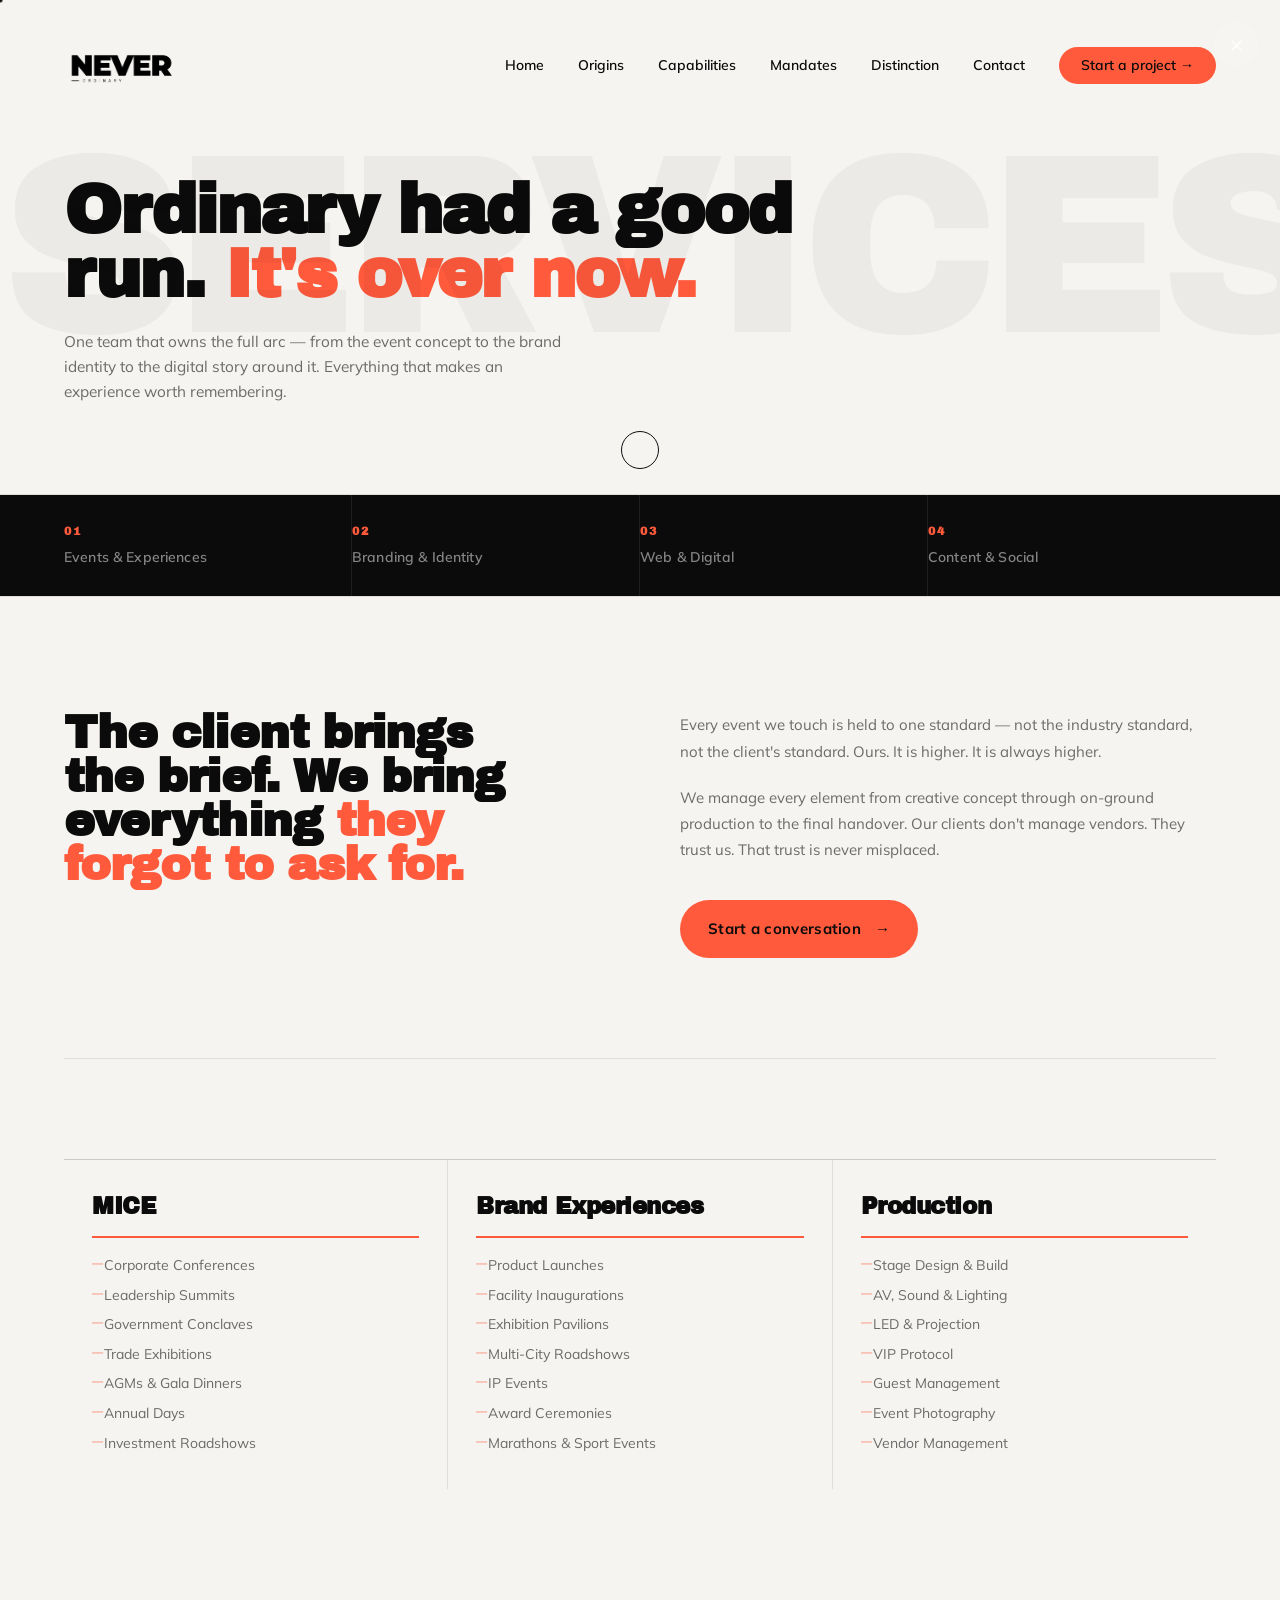
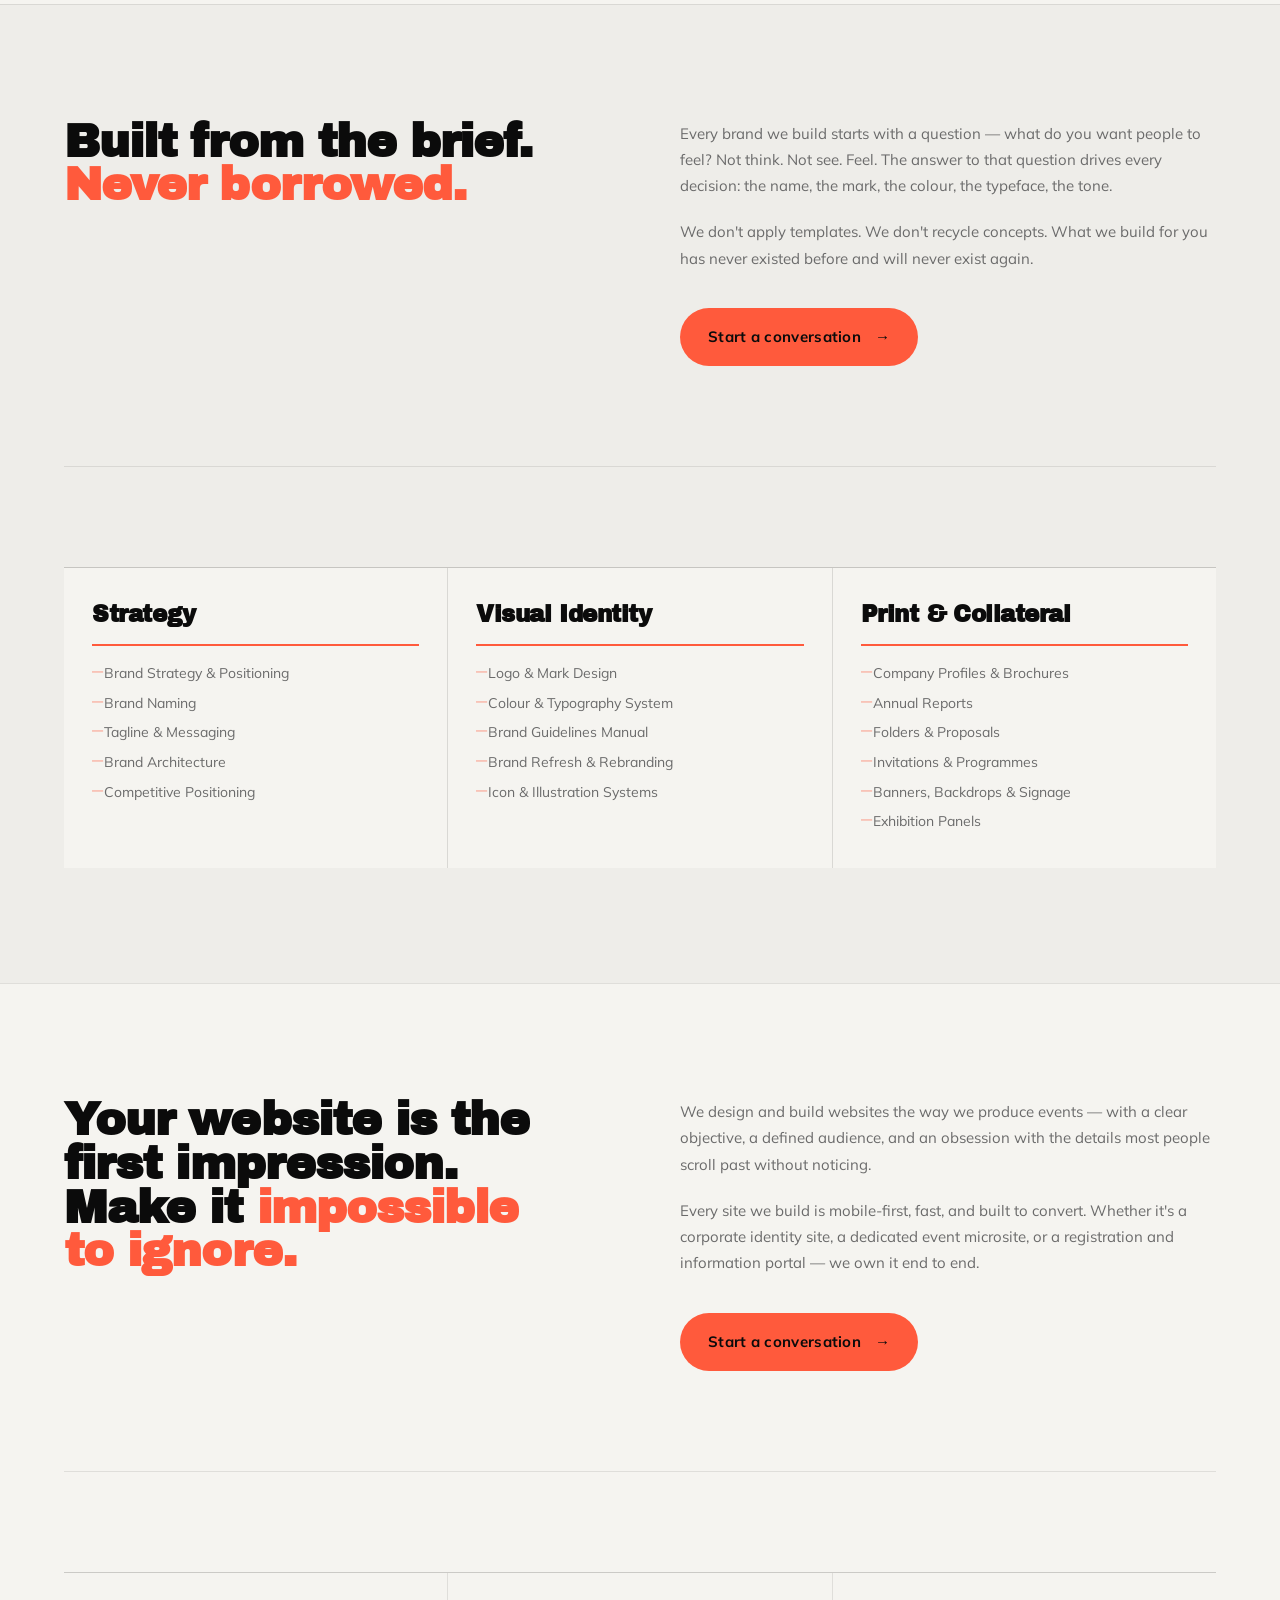
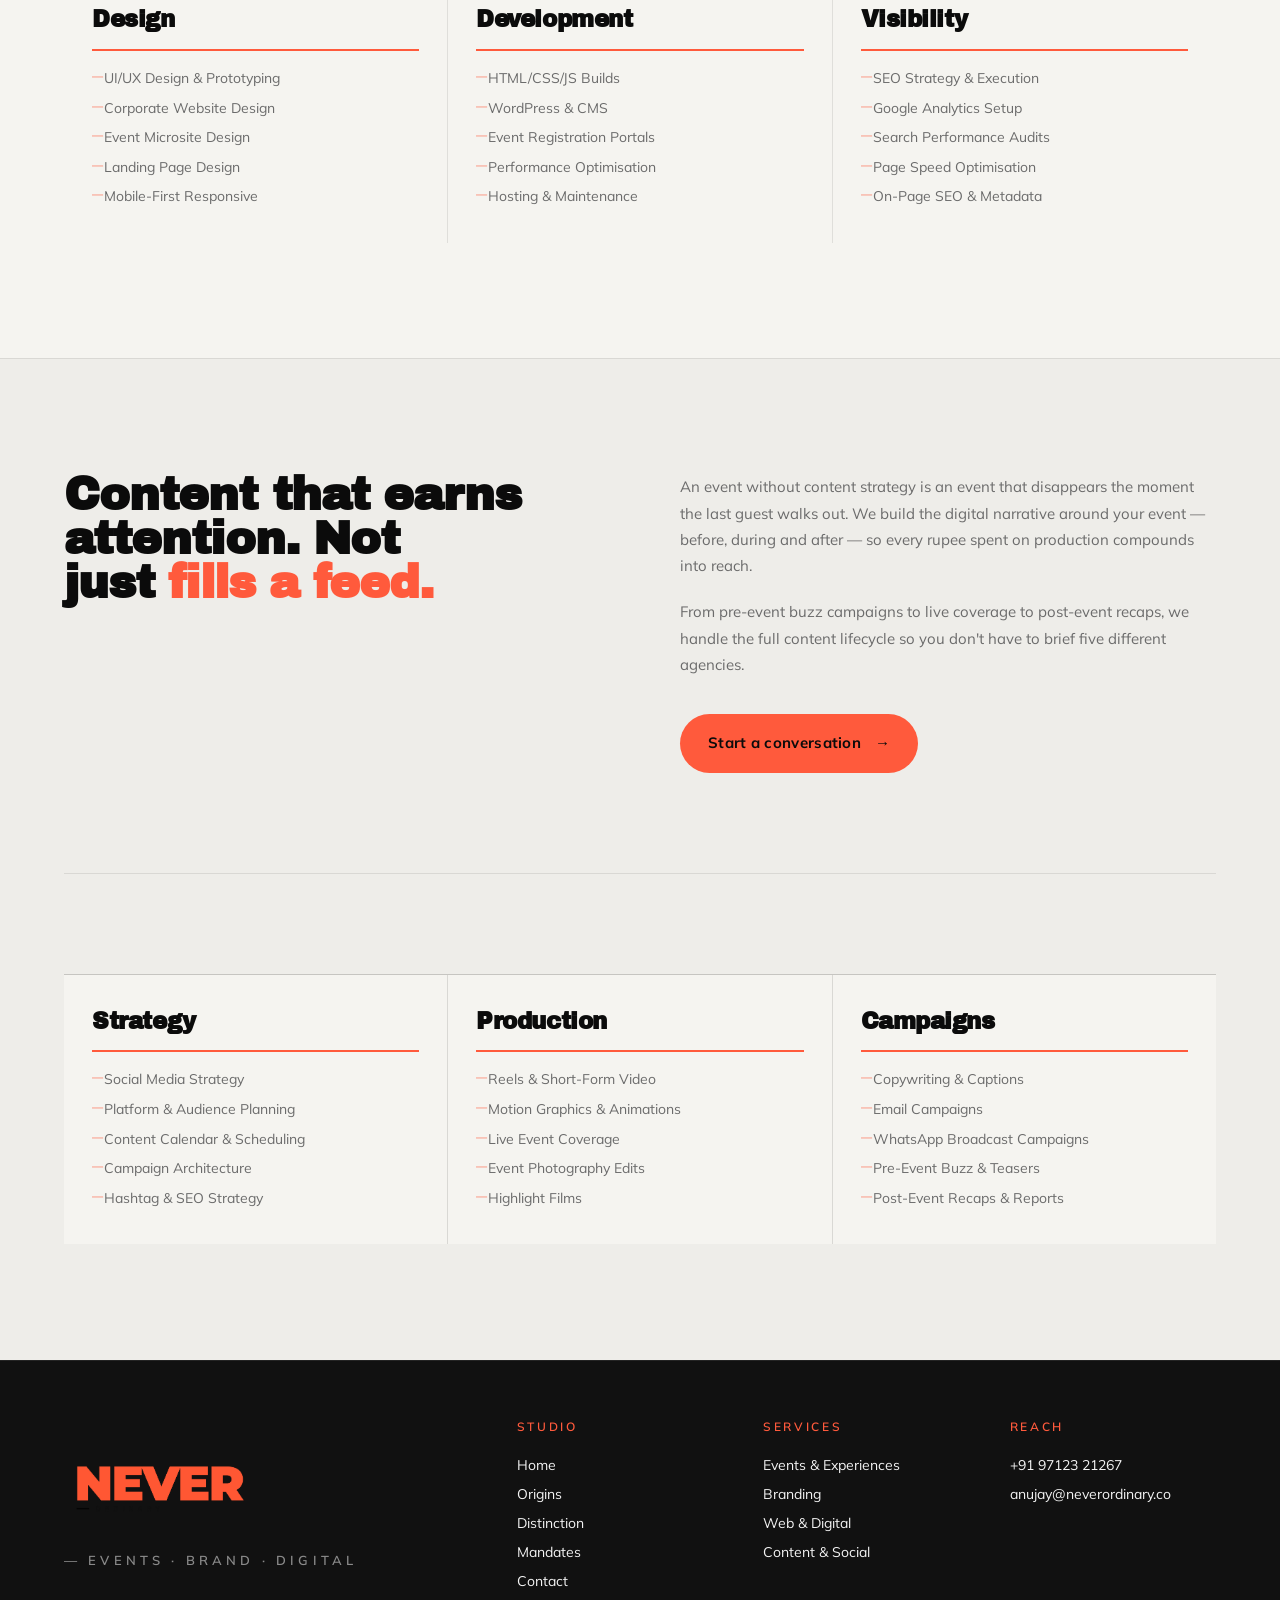
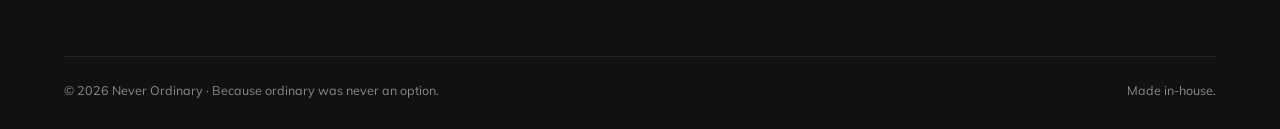
<file: services/index.html>
﻿<!doctype html>
<html lang="en">
<head>
<meta charset="utf-8">
<meta name="viewport" content="width=device-width,initial-scale=1">
<title>Services — Never Ordinary | Events, Brand, Web & Content</title>
<meta name="description" content="Events & Experiences, Branding & Identity, Web & Digital, Content & Social. One agency. Every touchpoint. Zero ordinary.">
<meta name="theme-color" content="#0B0B0B">
<link rel="preconnect" href="https://fonts.googleapis.com">
<link rel="preconnect" href="https://fonts.gstatic.com" crossorigin>
<link href="https://fonts.googleapis.com/css2?family=Archivo+Black&family=Mulish:wght@400;500;600;700;800;900&display=swap" rel="stylesheet">
<link rel="stylesheet" href="../assets/css/main.css">
<link rel="icon" href="data:image/svg+xml,%3Csvg xmlns='http://www.w3.org/2000/svg' viewBox='0 0 100 100'%3E%3Crect width='100' height='100' fill='%230B0B0B'/%3E%3Ctext x='50' y='68' font-family='Arial Black' font-size='60' fill='%23FF5A3C' text-anchor='middle'%3EN%3C/text%3E%3C/svg%3E">
<!-- Google tag (gtag.js) -->
<script async src="https://www.googletagmanager.com/gtag/js?id=G-B5BW758E6T"></script>
<script>
  window.dataLayer = window.dataLayer || [];
  function gtag(){dataLayer.push(arguments);}
  gtag('js', new Date());
  gtag('config', 'G-B5BW758E6T');
</script>
</head>
<body>

<div class="cursor" aria-hidden="true"></div>
<div class="cursor-dot" aria-hidden="true"></div>

<header class="nav" role="banner">
  <a href="../" class="nav__logo"><img src="../assets/images/Master%20Version%20Transparent.png" alt="Never Ordinary" class="nav__logo-img"></a>
  <nav class="nav__links" aria-label="Primary">
    <a href="../">Home</a>
    <a href="../about/">Origins</a>
    <a href="../services/">Capabilities</a>
    <a href="../work/">Mandates</a>
    <a href="../distinction/">Distinction</a>
    <a href="../contact/">Contact</a>
    <a href="../contact/" style="padding: 8px 22px;" class="nav__cta">Start a project →</a>
  </nav>
  <button class="nav__burger" aria-label="Menu"><span></span><span></span><span></span></button>
</header>

<section class="page-hero">
  <div class="page-hero__bg" aria-hidden="true">SERVICES</div>
  <div class="wrap">
    <h1>Ordinary had a good run. <em>It's over now.</em></h1>
    <p>One team that owns the full arc — from the event concept to the brand identity to the digital story around it. Everything that makes an experience worth remembering.</p>
  </div>
</section>

<section class="svc-nav-strip">
  <div class="wrap">
    <nav class="svc-jump" aria-label="Jump to service">
      <a href="#events"><span>01</span>Events &amp; Experiences</a>
      <a href="#branding"><span>02</span>Branding &amp; Identity</a>
      <a href="#digital"><span>03</span>Web &amp; Digital</a>
      <a href="#content"><span>04</span>Content &amp; Social</a>
    </nav>
  </div>
</section>

<!-- 01 EVENTS -->
<section class="svc-detail" id="events">
  <div class="wrap">
    <div class="svc-detail__intro reveal">
      <div>
        <h2>The client brings the brief. We bring everything <em>they forgot to ask for.</em></h2>
      </div>
      <div>
        <p>Every event we touch is held to one standard — not the industry standard, not the client's standard. Ours. It is higher. It is always higher.</p>
        <p>We manage every element from creative concept through on-ground production to the final handover. Our clients don't manage vendors. They trust us. That trust is never misplaced.</p>
        <div class="page-hero__cta"><a href="../contact/" class="btn">Start a conversation <span class="arr">→</span></a></div>
      </div>
    </div>
    <div class="svc-categories reveal-stagger">
      <div class="svc-cat">
        <h3>MICE</h3>
        <ul>
          <li>Corporate Conferences</li>
          <li>Leadership Summits</li>
          <li>Government Conclaves</li>
          <li>Trade Exhibitions</li>
          <li>AGMs &amp; Gala Dinners</li>
          <li>Annual Days</li>
          <li>Investment Roadshows</li>
        </ul>
      </div>
      <div class="svc-cat">
        <h3>Brand Experiences</h3>
        <ul>
          <li>Product Launches</li>
          <li>Facility Inaugurations</li>
          <li>Exhibition Pavilions</li>
          <li>Multi-City Roadshows</li>
          <li>IP Events</li>
          <li>Award Ceremonies</li>
          <li>Marathons &amp; Sport Events</li>
        </ul>
      </div>
      <div class="svc-cat">
        <h3>Production</h3>
        <ul>
          <li>Stage Design &amp; Build</li>
          <li>AV, Sound &amp; Lighting</li>
          <li>LED &amp; Projection</li>
          <li>VIP Protocol</li>
          <li>Guest Management</li>
          <li>Event Photography</li>
          <li>Vendor Management</li>
        </ul>
      </div>
    </div>
  </div>
</section>

<!-- 02 BRANDING -->
<section class="svc-detail svc-detail--alt" id="branding">
  <div class="wrap">
    <div class="svc-detail__intro reveal">
      <div>
        <h2>Built from the brief. <em>Never borrowed.</em></h2>
      </div>
      <div>
        <p>Every brand we build starts with a question — what do you want people to feel? Not think. Not see. Feel. The answer to that question drives every decision: the name, the mark, the colour, the typeface, the tone.</p>
        <p>We don't apply templates. We don't recycle concepts. What we build for you has never existed before and will never exist again.</p>
        <div class="page-hero__cta"><a href="../contact/" class="btn">Start a conversation <span class="arr">→</span></a></div>
      </div>
    </div>
    <div class="svc-categories reveal-stagger">
      <div class="svc-cat">
        <h3>Strategy</h3>
        <ul>
          <li>Brand Strategy &amp; Positioning</li>
          <li>Brand Naming</li>
          <li>Tagline &amp; Messaging</li>
          <li>Brand Architecture</li>
          <li>Competitive Positioning</li>
        </ul>
      </div>
      <div class="svc-cat">
        <h3>Visual Identity</h3>
        <ul>
          <li>Logo &amp; Mark Design</li>
          <li>Colour &amp; Typography System</li>
          <li>Brand Guidelines Manual</li>
          <li>Brand Refresh &amp; Rebranding</li>
          <li>Icon &amp; Illustration Systems</li>
        </ul>
      </div>
      <div class="svc-cat">
        <h3>Print &amp; Collateral</h3>
        <ul>
          <li>Company Profiles &amp; Brochures</li>
          <li>Annual Reports</li>
          <li>Folders &amp; Proposals</li>
          <li>Invitations &amp; Programmes</li>
          <li>Banners, Backdrops &amp; Signage</li>
          <li>Exhibition Panels</li>
        </ul>
      </div>
    </div>
  </div>
</section>

<!-- 03 DIGITAL -->
<section class="svc-detail" id="digital">
  <div class="wrap">
    <div class="svc-detail__intro reveal">
      <div>
        <h2>Your website is the first impression. Make it <em>impossible to ignore.</em></h2>
      </div>
      <div>
        <p>We design and build websites the way we produce events — with a clear objective, a defined audience, and an obsession with the details most people scroll past without noticing.</p>
        <p>Every site we build is mobile-first, fast, and built to convert. Whether it's a corporate identity site, a dedicated event microsite, or a registration and information portal — we own it end to end.</p>
        <div class="page-hero__cta"><a href="../contact/" class="btn">Start a conversation <span class="arr">→</span></a></div>
      </div>
    </div>
    <div class="svc-categories reveal-stagger">
      <div class="svc-cat">
        <h3>Design</h3>
        <ul>
          <li>UI/UX Design &amp; Prototyping</li>
          <li>Corporate Website Design</li>
          <li>Event Microsite Design</li>
          <li>Landing Page Design</li>
          <li>Mobile-First Responsive</li>
        </ul>
      </div>
      <div class="svc-cat">
        <h3>Development</h3>
        <ul>
          <li>HTML/CSS/JS Builds</li>
          <li>WordPress &amp; CMS</li>
          <li>Event Registration Portals</li>
          <li>Performance Optimisation</li>
          <li>Hosting &amp; Maintenance</li>
        </ul>
      </div>
      <div class="svc-cat">
        <h3>Visibility</h3>
        <ul>
          <li>SEO Strategy &amp; Execution</li>
          <li>Google Analytics Setup</li>
          <li>Search Performance Audits</li>
          <li>Page Speed Optimisation</li>
          <li>On-Page SEO &amp; Metadata</li>
        </ul>
      </div>
    </div>
  </div>
</section>

<!-- 04 CONTENT -->
<section class="svc-detail svc-detail--alt" id="content">
  <div class="wrap">
    <div class="svc-detail__intro reveal">
      <div>
        <h2>Content that earns attention. Not just <em>fills a feed.</em></h2>
      </div>
      <div>
        <p>An event without content strategy is an event that disappears the moment the last guest walks out. We build the digital narrative around your event — before, during and after — so every rupee spent on production compounds into reach.</p>
        <p>From pre-event buzz campaigns to live coverage to post-event recaps, we handle the full content lifecycle so you don't have to brief five different agencies.</p>
        <div class="page-hero__cta"><a href="../contact/" class="btn">Start a conversation <span class="arr">→</span></a></div>
      </div>
    </div>
    <div class="svc-categories reveal-stagger">
      <div class="svc-cat">
        <h3>Strategy</h3>
        <ul>
          <li>Social Media Strategy</li>
          <li>Platform &amp; Audience Planning</li>
          <li>Content Calendar &amp; Scheduling</li>
          <li>Campaign Architecture</li>
          <li>Hashtag &amp; SEO Strategy</li>
        </ul>
      </div>
      <div class="svc-cat">
        <h3>Production</h3>
        <ul>
          <li>Reels &amp; Short-Form Video</li>
          <li>Motion Graphics &amp; Animations</li>
          <li>Live Event Coverage</li>
          <li>Event Photography Edits</li>
          <li>Highlight Films</li>
        </ul>
      </div>
      <div class="svc-cat">
        <h3>Campaigns</h3>
        <ul>
          <li>Copywriting &amp; Captions</li>
          <li>Email Campaigns</li>
          <li>WhatsApp Broadcast Campaigns</li>
          <li>Pre-Event Buzz &amp; Teasers</li>
          <li>Post-Event Recaps &amp; Reports</li>
        </ul>
      </div>
    </div>
  </div>
</section>

<!-- <section class="manifesto reveal">
  <div class="manifesto__big" aria-hidden="true">N.</div>
  <div class="wrap manifesto__wrap">
    <h2>An event is only as strong as the brand, the story, and the digital presence around it.</h2>
    <p>Most agencies do one thing. We built one team that does all of it — so nothing falls between the cracks and every touchpoint carries the same standard.</p>
  </div>
</section> -->

<footer>
  <div class="wrap">
    <div class="foot__top">
      <div class="foot__brand"><img src="../assets/images/Master%20Version%20Transparent.png" alt="Never Ordinary" class="foot__logo-img"><small>— Events · Brand · Digital</small></div>
      <div class="foot__col"><h4>Studio</h4><a href="../">Home</a><a href="../about/">Origins</a><a href="../distinction/">Distinction</a><a href="../work/">Mandates</a><a href="../contact/">Contact</a></div>
      <div class="foot__col"><h4>Services</h4><a href="#events">Events &amp; Experiences</a><a href="#branding">Branding</a><a href="#digital">Web &amp; Digital</a><a href="#content">Content &amp; Social</a></div>
      <div class="foot__col"><h4>Reach</h4><a href="tel:+919712321267">+91 97123 21267</a><a href="mailto:anujay@neverordinary.co">anujay@neverordinary.co</a></div>
    </div>
    <div class="foot__bot">
      <span>© <span data-year></span> Never Ordinary · Because ordinary was never an option.</span>
      <span>Made in-house.</span>
    </div>
  </div>
</footer>

<script src="../assets/js/main.js" defer></script>
</body>
</html>
</file>
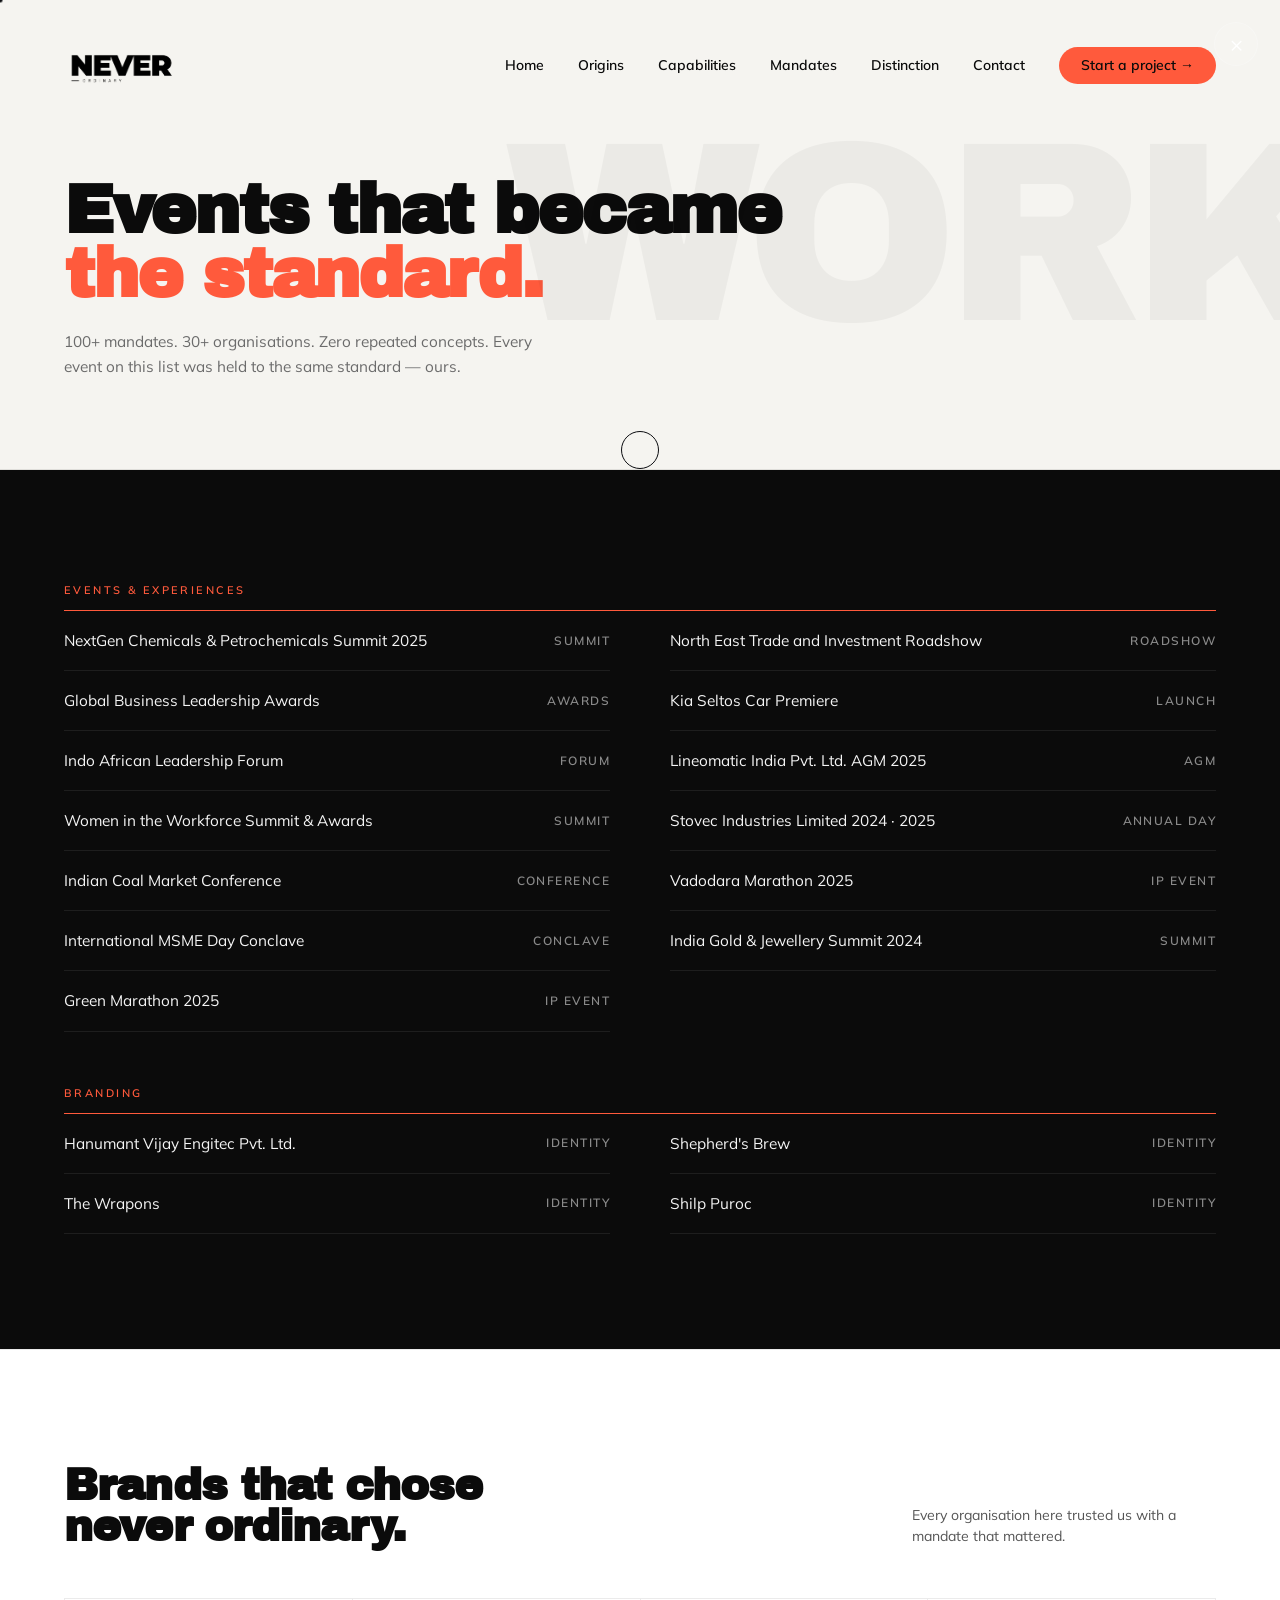
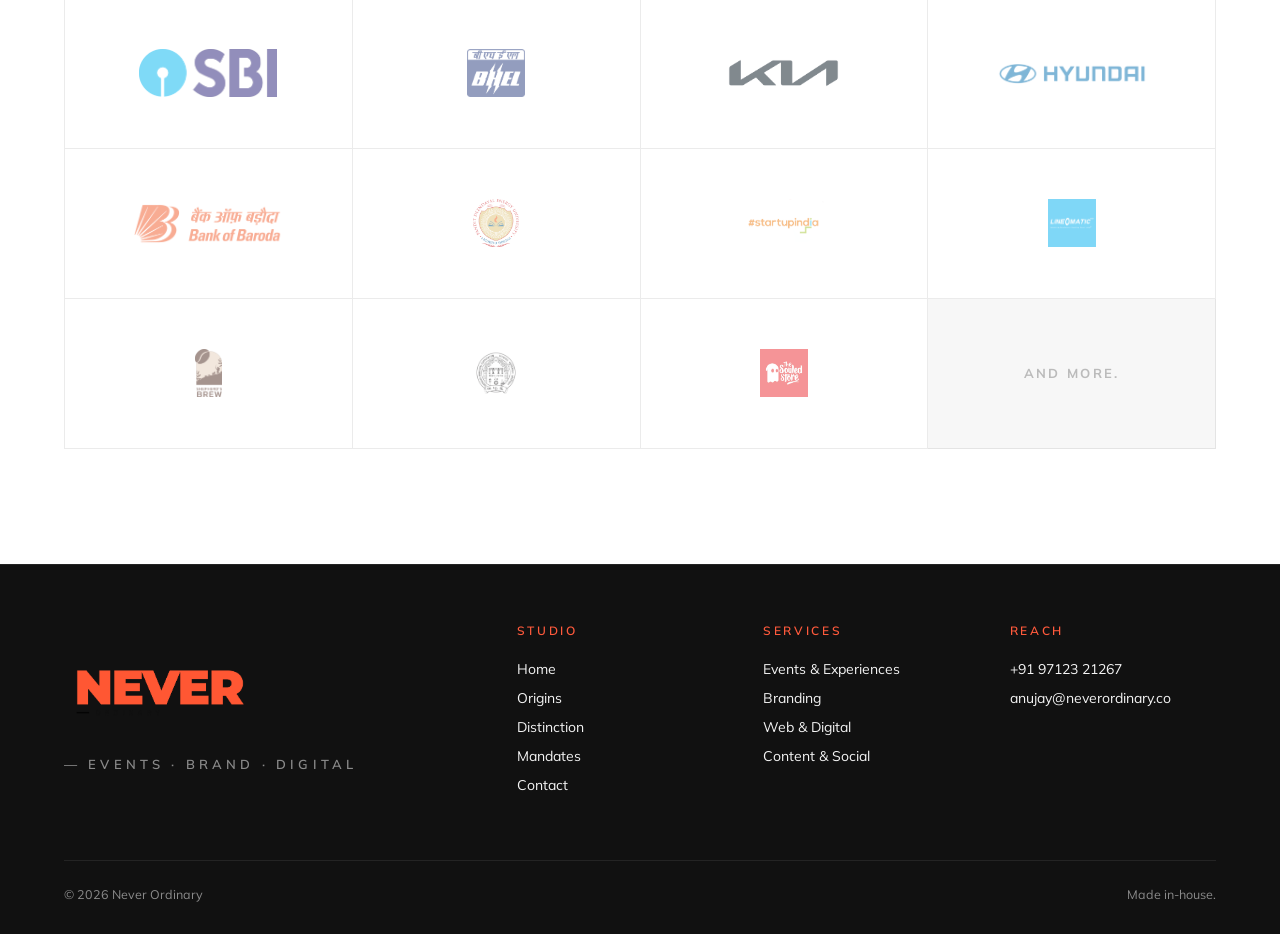
<file: work/index.html>
﻿<!doctype html>
<html lang="en">
<head>
<meta charset="utf-8">
<meta name="viewport" content="width=device-width,initial-scale=1">
<title>Work — Never Ordinary | Mandates & Partnerships</title>
<meta name="description" content="100+ events delivered. 30+ organisations. Zero repeated concepts. See the mandates and partnerships that define our standard.">
<meta name="theme-color" content="#0B0B0B">
<link rel="preconnect" href="https://fonts.googleapis.com">
<link rel="preconnect" href="https://fonts.gstatic.com" crossorigin>
<link href="https://fonts.googleapis.com/css2?family=Archivo+Black&family=Mulish:wght@400;500;600;700;800;900&display=swap" rel="stylesheet">
<link rel="stylesheet" href="../assets/css/main.css">
<link rel="icon" href="data:image/svg+xml,%3Csvg xmlns='http://www.w3.org/2000/svg' viewBox='0 0 100 100'%3E%3Crect width='100' height='100' fill='%230B0B0B'/%3E%3Ctext x='50' y='68' font-family='Arial Black' font-size='60' fill='%23FF5A3C' text-anchor='middle'%3EN%3C/text%3E%3C/svg%3E">
<!-- Google tag (gtag.js) -->
<script async src="https://www.googletagmanager.com/gtag/js?id=G-B5BW758E6T"></script>
<script>
  window.dataLayer = window.dataLayer || [];
  function gtag(){dataLayer.push(arguments);}
  gtag('js', new Date());
  gtag('config', 'G-B5BW758E6T');
</script>
</head>
<body>

<div class="cursor" aria-hidden="true"></div>
<div class="cursor-dot" aria-hidden="true"></div>

<header class="nav" role="banner">
  <a href="../" class="nav__logo"><img src="../assets/images/Master%20Version%20Transparent.png" alt="Never Ordinary" class="nav__logo-img"></a>
  <nav class="nav__links" aria-label="Primary">
    <a href="../">Home</a>
    <a href="../about/">Origins</a>
    <a href="../services/">Capabilities</a>
    <a href="../work/">Mandates</a>
    <a href="../distinction/">Distinction</a>
    <a href="../contact/">Contact</a>
    <a href="../contact/" style="padding: 8px 22px;" class="nav__cta">Start a project →</a>
  </nav>
  <button class="nav__burger" aria-label="Menu"><span></span><span></span><span></span></button>
</header>

<section class="page-hero">
  <div class="page-hero__bg" aria-hidden="true">WORK</div>
  <div class="wrap">
    <h1>Events that became <em>the standard.</em></h1>
    <p>100+ mandates. 30+ organisations. Zero repeated concepts. Every event on this list was held to the same standard — ours.</p>
  </div>
</section>

<!-- MANDATES LIST -->
<section class="mandates">
  <div class="wrap">
    <div class="mandates__layout reveal-stagger">

      <div class="mandate-group">
        <div class="mandate-group__title">Events &amp; Experiences</div>
        <div class="mandate-group__cols">
          <div class="mandate-item"><span>NextGen Chemicals &amp; Petrochemicals Summit 2025</span><span>Summit</span></div>
          <div class="mandate-item"><span>North East Trade and Investment Roadshow</span><span>Roadshow</span></div>
          <div class="mandate-item"><span>Global Business Leadership Awards</span><span>Awards</span></div>
          <div class="mandate-item"><span>Kia Seltos Car Premiere</span><span>Launch</span></div>
          <div class="mandate-item"><span>Indo African Leadership Forum</span><span>Forum</span></div>
          <div class="mandate-item"><span>Lineomatic India Pvt. Ltd. AGM 2025</span><span>AGM</span></div>
          <div class="mandate-item"><span>Women in the Workforce Summit &amp; Awards</span><span>Summit</span></div>
          <div class="mandate-item"><span>Stovec Industries Limited 2024 · 2025</span><span>Annual Day</span></div>
          <div class="mandate-item"><span>Indian Coal Market Conference</span><span>Conference</span></div>
          <div class="mandate-item"><span>Vadodara Marathon 2025</span><span>IP Event</span></div>
          <div class="mandate-item"><span>International MSME Day Conclave</span><span>Conclave</span></div>
          <div class="mandate-item"><span>India Gold &amp; Jewellery Summit 2024</span><span>Summit</span></div>
          <div class="mandate-item"><span>Green Marathon 2025</span><span>IP Event</span></div>
        </div>
      </div>

      <div class="mandate-group">
        <div class="mandate-group__title">Branding</div>
        <div class="mandate-group__cols">
          <div class="mandate-item"><span>Hanumant Vijay Engitec Pvt. Ltd.</span><span>Identity</span></div>
          <div class="mandate-item"><span>Shepherd's Brew</span><span>Identity</span></div>
          <div class="mandate-item"><span>The Wrapons</span><span>Identity</span></div>
          <div class="mandate-item"><span>Shilp Puroc</span><span>Identity</span></div>
        </div>
      </div>

    </div>
  </div>
</section>

<!-- PARTNERSHIPS -->
<section class="partners">
  <div class="wrap">
    <div class="partners__head reveal">
      <div>
        <h2 style="color:#0B0B0B">Brands that chose<br>never ordinary.</h2>
      </div>
      <p>Every organisation here trusted us with a mandate that mattered.</p>
    </div>
    <div class="partners__grid reveal-stagger">
      <div class="partner"><img src="../assets/images/sbi-logo-33205.png" alt="State Bank of India" loading="lazy"></div>
      <div class="partner"><img src="../assets/images/BHEL_logo.png" alt="BHEL" loading="lazy"></div>
      <div class="partner"><img src="../assets/images/Kia_Logo_B.png" alt="Kia" loading="lazy"></div>
      <div class="partner"><img src="../assets/images/hyundai-logo-348.png" alt="Hyundai" loading="lazy"></div>
      <div class="partner"><img src="../assets/images/f231e0bbf723edbf90cee7fbb6eac2cd.png" alt="Bank of Baroda" loading="lazy"></div>
      <div class="partner"><img src="../assets/images/idbCMJfmR0_logos.png" alt="PDEU" loading="lazy"></div>
      <div class="partner"><img src="../assets/images/pngwing.com.png" alt="Startup India" loading="lazy"></div>
      <div class="partner"><img src="../assets/images/Line%20O%20Matic%20Logo.png" alt="Lineomatic" loading="lazy"></div>
      <div class="partner"><img src="../assets/images/Asset%202.png" alt="Shepherd's Brew" loading="lazy"></div>
      <div class="partner"><img src="../assets/images/IMG_1057.JPG" alt="Ahmedabad Municipal Corporation" loading="lazy"></div>
      <div class="partner"><img src="../assets/images/IMG_1058.JPG" alt="The Souled Store" loading="lazy"></div>
      <div class="partner" style="background:#f7f7f7;cursor:default"><span style="font:700 13px/1 var(--f-body);letter-spacing:.18em;text-transform:uppercase;color:#bbb">And more.</span></div>
    </div>
  </div>
</section>

<footer>
  <div class="wrap">
    <div class="foot__top">
      <div class="foot__brand"><img src="../assets/images/Master%20Version%20Transparent.png" alt="Never Ordinary" class="foot__logo-img"><small>— Events · Brand · Digital</small></div>
      <div class="foot__col"><h4>Studio</h4><a href="../">Home</a>
    <a href="../about/">Origins</a><a href="../distinction/">Distinction</a><a href="../work/">Mandates</a><a href="../contact/">Contact</a></div>
      <div class="foot__col"><h4>Services</h4><a href="../services/#events">Events &amp; Experiences</a><a href="../services/#branding">Branding</a><a href="../services/#digital">Web &amp; Digital</a><a href="../services/#content">Content &amp; Social</a></div>
      <div class="foot__col"><h4>Reach</h4><a href="tel:+919712321267">+91 97123 21267</a><a href="mailto:anujay@neverordinary.co">anujay@neverordinary.co</a></div>
    </div>
    <div class="foot__bot"><span>© <span data-year></span> Never Ordinary</span><span>Made in-house.</span></div>
  </div>
</footer>

<script src="../assets/js/main.js" defer></script>
</body>
</html>
</file>
<file: assets/css/main.css>
/* ==========================================================
   NEVER ORDINARY — main stylesheet
   ========================================================== */

/* ---------- Reset ---------- */
*,*::before,*::after{box-sizing:border-box;margin:0;padding:0}
html{scroll-behavior:smooth;-webkit-text-size-adjust:100%}
body{font-family:var(--f-body);background:var(--c-bg);color:var(--c-fg);
  font-weight:400;line-height:1.5;overflow-x:hidden;
  -webkit-font-smoothing:antialiased;-moz-osx-font-smoothing:grayscale}
img,svg{display:block;max-width:100%}
a{color:inherit;text-decoration:none}
button{font:inherit;background:none;border:0;color:inherit;cursor:pointer}
ul{list-style:none}
::selection{background:var(--c-orange);color:#000}

/* ---------- Tokens ---------- */
:root{
  --c-orange:#FF5A3C;
  --c-orange-soft:#FF7A5C;
  --c-bg:#F5F4F0;
  --c-bg-2:#EEEDE9;
  --c-bg-3:#E5E4E0;
  --c-fg:#0B0B0B;
  --c-muted:#6B6B6B;
  --c-line:rgba(0,0,0,.09);
  --c-line-strong:rgba(0,0,0,.2);

  /* dark palette — used inside dark-scoped sections */
  --c-dark:#0B0B0B;
  --c-dark-2:#141414;
  --c-dark-3:#1C1C1C;

  --f-display:"Archivo Black", "Arial Black", system-ui, sans-serif;
  --f-body:"Mulish", -apple-system, BlinkMacSystemFont, "Segoe UI", Roboto, sans-serif;

  --r-sm:6px; --r-md:12px; --r-lg:22px;

  --pad-x:clamp(20px,5vw,80px);
  --max-w:1440px;

  --t-fast:.25s cubic-bezier(.2,.7,.2,1);
  --t-med:.5s cubic-bezier(.2,.7,.2,1);
  --t-slow:.9s cubic-bezier(.2,.7,.2,1);
}

/* ---------- Type scale ---------- */
.eyebrow{font:600 12px/1 var(--f-body);letter-spacing:.22em;
  text-transform:uppercase;color:var(--c-orange)}
.eyebrow--mute{color:var(--c-muted)}

h1,h2,h3,h4{font-family:var(--f-display);font-weight:900;
  line-height:.95;letter-spacing:-.02em;text-wrap:balance}

.h-display{font-size:clamp(44px,7.5vw,128px);line-height:.88;letter-spacing:-.035em}
.h-1{font-size:clamp(32px,4.6vw,72px)}
.h-2{font-size:clamp(26px,3.2vw,52px)}
.h-3{font-size:clamp(20px,2vw,30px)}
.lead{font-size:clamp(16px,1.25vw,20px);color:var(--c-muted);max-width:58ch}
.kicker{color:var(--c-orange)}

/* ---------- Layout helpers ---------- */
.wrap{width:100%;max-width:var(--max-w);margin:0 auto;padding:0 var(--pad-x)}
section{position:relative}
.section-pad{padding:clamp(80px,11vw,160px) 0}

/* ---------- Buttons / CTAs ---------- */
.btn{position:relative;display:inline-flex;align-items:center;gap:14px;
  padding:18px 28px;border-radius:999px;font-weight:700;font-size:15px;
  letter-spacing:.02em;background:var(--c-orange);color:#0B0B0B;
  overflow:hidden;isolation:isolate;transition:transform var(--t-fast)}
.btn:hover{transform:translateY(-2px)}
.btn::before{content:"";position:absolute;inset:0;background:#fff;
  transform:translateY(102%);transition:transform var(--t-med);z-index:-1}
.btn:hover::before{transform:translateY(0)}
.btn .arr{transition:transform var(--t-fast)}
.btn:hover .arr{transform:translateX(6px)}

.btn--ghost{background:transparent;color:var(--c-fg);
  border:1px solid var(--c-line-strong)}
.btn--ghost::before{background:var(--c-orange)}
.btn--ghost:hover{color:#0B0B0B}

/* ---------- Custom cursor ---------- */
.cursor,.cursor-dot{position:fixed;top:0;left:0;pointer-events:none;
  z-index:9999;transform:translate(-50%,-50%);
  will-change:transform;mix-blend-mode:difference}
.cursor{width:38px;height:38px;border:1px solid #fff;border-radius:50%;
  transition:width var(--t-fast),height var(--t-fast),background var(--t-fast)}
.cursor-dot{width:5px;height:5px;background:#fff;border-radius:50%}
.cursor.is-hover{width:72px;height:72px;background:var(--c-orange);border-color:transparent}
@media (hover:none){.cursor,.cursor-dot{display:none}}

/* ---------- Nav ---------- */
.nav{position:fixed;top:0;left:0;right:0;z-index:80;
  padding:28px var(--pad-x);display:flex;align-items:center;justify-content:space-between;
  transition:background var(--t-med),padding var(--t-med),border-color var(--t-med);
  border-bottom:1px solid transparent}
.nav.is-scrolled{background:rgba(245,244,240,.95);backdrop-filter:blur(14px);
  border-bottom-color:rgba(0,0,0,.1);padding-top:16px;padding-bottom:16px}
.nav.is-scrolled .nav__links a{color:#0B0B0B}
.nav.is-scrolled .nav__burger span{background:#0B0B0B}
.nav__logo{display:flex;align-items:center;gap:10px;font-family:var(--f-display);
  font-size:22px;letter-spacing:-.02em;color:#fff}
.nav__logo .o{color:var(--c-orange)}
.nav__logo small{font:600 9px/1 var(--f-body);letter-spacing:.32em;
  text-transform:uppercase;color:rgba(255,255,255,.5)}
.nav__logo-img{height:75px;width:auto;display:block;transition:filter var(--t-fast);filter:brightness(0)}
.nav__links{display:flex;align-items:center;gap:34px}
.nav__links a{font-size:14px;font-weight:600;color:#0B0B0B;position:relative;padding:6px 0}
.nav__links a::after{content:"";position:absolute;left:0;right:0;bottom:0;height:1px;
  background:var(--c-orange);transform:scaleX(0);transform-origin:left;
  transition:transform var(--t-med)}
.nav__links a:hover::after{transform:scaleX(1)}
.nav__cta{padding:8px 22px;background:var(--c-orange);color:#0B0B0B !important;border-radius:999px;
  font-weight:700;font-size:13px;transition:transform var(--t-fast)}
.nav__cta:hover{transform:translateY(-2px)}
.nav__cta::after{display:none}

.nav__burger{display:none;width:42px;height:42px;border:1px solid rgba(0,0,0,.18);
  border-radius:50%;align-items:center;justify-content:center;flex-direction:column;gap:5px;
  transition:border-color var(--t-fast)}
.nav__burger span{display:block;width:16px;height:1.5px;background:#0B0B0B;transition:transform var(--t-fast),opacity var(--t-fast),background var(--t-fast)}
.nav__burger.is-open{border-color:rgba(255,255,255,.3)}
.nav__burger.is-open span{background:#fff}
.nav__burger.is-open span:nth-child(1){transform:translateY(3.25px) rotate(45deg)}
.nav__burger.is-open span:nth-child(2){opacity:0}
.nav__burger.is-open span:nth-child(3){transform:translateY(-3.25px) rotate(-45deg)}

/* Nav goes dark when drawer is open */
.nav.nav--open{background:#0B0B0B !important;border-bottom-color:rgba(255,255,255,.1) !important}
.nav.nav--open .nav__logo-img{filter:brightness(1) !important}
.nav.nav--open .nav__burger{border-color:rgba(255,255,255,.3)}
.nav.nav--open .nav__burger span{background:#fff}

@media (max-width:880px){
  .nav__links{
    position:fixed;top:0;left:0;
    width:100vw;height:100vh;height:100svh;
    background:#0B0B0B;
    flex-direction:column;align-items:center;justify-content:center;
    gap:0;padding:80px 32px 48px;
    overflow:hidden;
    transform:translateX(100%);
    transition:transform .4s cubic-bezier(.2,.7,.2,1);
    z-index:75;visibility:hidden}
  .nav__links::-webkit-scrollbar{display:none}
  .nav__links.is-open{transform:translateX(0);visibility:visible}
  .nav__links a{
    font-family:var(--f-display);font-size:clamp(22px,5.5vw,36px);
    color:#fff !important;padding:12px 0;width:100%;text-align:center;
    border-bottom:1px solid rgba(255,255,255,.07)}
  .nav__links a:first-child{border-top:1px solid rgba(255,255,255,.07)}
  .nav__links a:active{color:var(--c-orange) !important}
  .nav__links a::after{display:none}
  .nav__burger{display:flex}
  .nav__cta{
    display:inline-flex !important;margin-top:28px;
    padding:13px 34px !important;font-size:15px;
    background:var(--c-orange);color:#0B0B0B !important;
    border-radius:999px;width:auto;justify-content:center}
}

/* ==========================================================
   HERO
   ========================================================== */
.hero{position:relative;min-height:100vh;min-height:100svh;
  padding-top:140px;display:flex;flex-direction:column;justify-content:center;
  overflow:hidden;isolation:isolate;
  background:var(--c-bg);color:var(--c-fg)}

.hero__glow{position:absolute;width:60vmax;height:60vmax;border-radius:50%;
  background:radial-gradient(circle,rgba(255,90,60,.35) 0%,transparent 60%);
  filter:blur(20px);pointer-events:none;z-index:-1;
  transition:transform .9s cubic-bezier(.2,.7,.2,1);will-change:transform}

.hero__bgword{position:absolute;top:50%;left:50%;
  transform:translate(-50%,-50%);font-family:var(--f-display);
  font-size:clamp(140px,28vw,540px);color:rgba(0,0,0,.04);
  letter-spacing:-.04em;line-height:.85;white-space:nowrap;pointer-events:none;z-index:-1;
  user-select:none}

.hero__meta{position:absolute;top:120px;left:var(--pad-x);right:var(--pad-x);
  display:flex;justify-content:space-between;align-items:center;font-size:12px;color:var(--c-muted);
  letter-spacing:.18em;text-transform:uppercase;font-weight:600}
.hero__meta .dot{display:inline-block;width:7px;height:7px;background:var(--c-orange);
  border-radius:50%;margin-right:10px;animation:pulse 2s infinite}
@keyframes pulse{0%,100%{opacity:1}50%{opacity:.35}}

.hero__inner{padding:0 var(--pad-x);max-width:var(--max-w);margin:0 auto;width:100%;
  padding-bottom:clamp(40px,5vh,80px)}

.hero__head{font-family:var(--f-display);font-size:clamp(36px,5vw,82px);
  line-height:.92;letter-spacing:-.03em;text-transform:none}
.hero__head .line{display:block;overflow:hidden}
.hero__head .line span{display:inline-block;transform:translateY(110%);
  animation:rise 1.1s cubic-bezier(.2,.7,.2,1) forwards}
.hero__head .line:nth-child(2) span{animation-delay:.12s}
.hero__head .kicker{color:var(--c-orange)}
@keyframes rise{to{transform:translateY(0)}}

/* word crossfade rotor */
.hero__word-row{display:block;overflow:visible;
  opacity:0;transform:translateY(14px);
  animation:fadeUp .8s .28s forwards cubic-bezier(.2,.7,.2,1)}
.word-rotor{display:inline-grid;color:var(--c-orange)}
.wr{grid-area:1/1;opacity:0;white-space:nowrap;
  transition:opacity .55s ease,transform .55s ease;
  transform:translateY(8px)}
@media (max-width:480px){.wr{white-space:normal}}
.wr.is-active{opacity:1;transform:none}

.hero__sub{margin-top:28px;max-width:60ch;font-size:clamp(14px,1.1vw,17px);
  color:var(--c-fg);opacity:0;transform:translateY(16px);
  animation:fadeUp .8s .48s forwards cubic-bezier(.2,.7,.2,1)}
.hero__sub b{color:var(--c-orange);font-weight:700}
@keyframes fadeUp{to{opacity:1;transform:translateY(0)}}

.hero__cta-row{margin-top:28px;display:flex;flex-wrap:wrap;gap:14px;
  opacity:0;transform:translateY(16px);
  animation:fadeUp .8s .62s forwards cubic-bezier(.2,.7,.2,1)}

.hero__foot{margin-top:clamp(40px,5vh,60px);padding-top:20px;
  border-top:1px solid var(--c-line);
  display:grid;grid-template-columns:repeat(4,1fr);gap:20px;
  font-size:11px;color:var(--c-muted);letter-spacing:.12em;text-transform:uppercase;font-weight:600}
.hero__foot strong{display:block;font-family:var(--f-display);color:var(--c-fg);
  font-size:clamp(18px,1.8vw,26px);letter-spacing:-.02em;text-transform:none;margin-bottom:4px}
.hero__scroll{position:absolute;right:var(--pad-x);bottom:30px;
  writing-mode:vertical-rl;font-size:11px;letter-spacing:.3em;color:var(--c-muted);
  text-transform:uppercase;font-weight:600;display:flex;align-items:center;gap:12px}
.hero__scroll::after{content:"";display:block;width:1px;height:48px;background:var(--c-orange);
  animation:scrollLine 1.8s ease-in-out infinite}
@keyframes scrollLine{
  0%{transform:scaleY(0);transform-origin:top}
  50%{transform:scaleY(1);transform-origin:top}
  51%{transform:scaleY(1);transform-origin:bottom}
  100%{transform:scaleY(0);transform-origin:bottom}
}

@media (max-width:880px){
  .hero__meta{display:none}
  .hero__foot{grid-template-columns:1fr 1fr;gap:20px}
  .hero__scroll{display:none}
}

/* ==========================================================
   MARQUEE STRIP
   ========================================================== */
.marquee{padding:28px 0;border-top:1px solid var(--c-line);
  border-bottom:1px solid var(--c-line);overflow:hidden;
  background:var(--c-bg);position:relative}
.marquee:hover .marquee__track{animation-play-state:paused}
.marquee__track{display:flex;align-items:center;gap:16px;width:max-content;
  animation:marq 52s linear infinite;padding:0 8px}
.marquee__item{display:inline-flex;align-items:center;justify-content:center;
  width:160px;height:76px;flex-shrink:0;
  background:rgba(255,255,255,.13);
  border:1px solid rgba(255,255,255,.1);
  border-radius:10px;
  transition:background var(--t-fast),border-color var(--t-fast),transform var(--t-fast)}
.marquee__item:hover{background:rgba(255,255,255,.22);
  border-color:rgba(255,255,255,.18);transform:translateY(-2px)}
.marquee__item img{height:38px;width:auto;max-width:120px;object-fit:contain;
  opacity:.62;
  transition:opacity .4s cubic-bezier(.2,.7,.2,1),transform .4s cubic-bezier(.2,.7,.2,1)}
.marquee__item:hover img{opacity:1;transform:scale(1.06)}
@keyframes marq{to{transform:translateX(-50%)}}

/* ==========================================================
   PARTNERSHIPS
   ========================================================== */
.partners{padding:clamp(64px,9vw,120px) 0;background:#fff;color:#0B0B0B;
  border-top:1px solid rgba(0,0,0,.08)}
.partners__head{display:flex;justify-content:space-between;align-items:end;
  gap:40px;margin-bottom:50px;flex-wrap:wrap}
.partners__head h2{font-size:clamp(26px,3.4vw,54px);color:#0B0B0B}
.partners__head p{max-width:38ch;font-size:clamp(14px,1.1vw,16px);color:#555}
.partners__grid{display:grid;grid-template-columns:repeat(4,1fr);
  border-top:1px solid rgba(0,0,0,.08);border-left:1px solid rgba(0,0,0,.08)}
.partner{height:150px;border-right:1px solid rgba(0,0,0,.08);
  border-bottom:1px solid rgba(0,0,0,.08);
  display:flex;align-items:center;justify-content:center;
  padding:28px 32px;
  transition:background var(--t-med);position:relative;overflow:hidden}
.partner::after{content:"";position:absolute;inset:0;
  background:var(--c-orange);opacity:0;transition:opacity var(--t-med)}
.partner:hover{background:#f9f9f9}
.partner:hover::after{opacity:.04}
.partner img{height:48px;width:auto;max-width:150px;object-fit:contain;
  opacity:.5;
  transition:opacity .45s cubic-bezier(.2,.7,.2,1),transform .45s cubic-bezier(.2,.7,.2,1)}
.partner:hover img{opacity:1;transform:scale(1.05)}
@media (max-width:880px){
  .partners__head{flex-direction:column;align-items:start;gap:16px}
  .partners__grid{grid-template-columns:repeat(3,1fr)}
}
@media (max-width:540px){.partners__grid{grid-template-columns:repeat(2,1fr)}}

/* ==========================================================
   MANIFESTO
   ========================================================== */
.manifesto{background:var(--c-orange);color:#0B0B0B;
  padding:clamp(64px,9vw,130px) 0;position:relative;overflow:hidden}
.manifesto__wrap{display:grid;grid-template-columns:1fr 1fr;gap:60px;align-items:end}
.manifesto h2{font-size:clamp(30px,4vw,64px);color:#0B0B0B}
.manifesto p{font-size:clamp(15px,1.1vw,17px);color:#0B0B0B;max-width:48ch;font-weight:500}
.manifesto__big{position:absolute;right:-2vw;bottom:-10vh;font-family:var(--f-display);
  font-size:38vw;line-height:.85;color:rgba(0,0,0,.055);letter-spacing:-.05em;pointer-events:none}
@media (max-width:880px){
  .manifesto__wrap{grid-template-columns:1fr;gap:30px}
}

/* ==========================================================
   STATS
   ========================================================== */
.stats{padding:clamp(64px,9vw,120px) 0;
  background:var(--c-orange);color:#fff;
  --c-fg:#fff;--c-muted:rgba(255,255,255,.75);--c-line:rgba(255,255,255,.2);--c-line-strong:rgba(255,255,255,.35)}
.stats__head{display:flex;justify-content:space-between;align-items:end;
  gap:40px;margin-bottom:50px;flex-wrap:wrap}
.stats__head h2{max-width:14ch;font-size:clamp(24px,3vw,48px);color:#fff}
.stats__grid{display:grid;grid-template-columns:repeat(4,1fr);gap:1px;
  background:rgba(255,255,255,.15);border-top:1px solid rgba(255,255,255,.2);border-bottom:1px solid rgba(255,255,255,.2)}
.stat{background:transparent;padding:36px 24px;display:flex;flex-direction:column;gap:10px;
  transition:background var(--t-med);position:relative;overflow:hidden}
.stat:hover{background:rgba(0,0,0,.08)}
.stat__num{font-family:var(--f-display);font-size:clamp(42px,4.8vw,76px);
  color:#fff;letter-spacing:-.04em;line-height:.9}
.stat__num sup{font-size:.45em;vertical-align:top;margin-left:4px}
.stat__label{font-size:13px;color:rgba(255,255,255,.75);max-width:22ch;line-height:1.4}
@media (max-width:880px){
  .stats__head{flex-direction:column;align-items:flex-start;gap:16px}
  .stats__grid{grid-template-columns:1fr 1fr}
}

/* ==========================================================
   DISTINCTION (Pillars)
   ========================================================== */
.pillars{padding:clamp(64px,9vw,120px) 0;
  background:#0B0B0B;color:#F4F4F4;
  --c-fg:#F4F4F4;--c-muted:#8A8A8A;--c-line:rgba(255,255,255,.08);--c-line-strong:rgba(255,255,255,.18);
  --c-bg:#0B0B0B;--c-bg-2:#141414;--c-bg-3:#1C1C1C}
.pillars .pillar__num{color:rgba(255,255,255,.15)}
.pillars__head{display:grid;grid-template-columns:1fr 1fr;gap:60px;align-items:end;margin-bottom:60px}
.pillars__head h2{font-size:clamp(28px,3.8vw,60px)}
.pillars__list{display:grid;grid-template-columns:1fr;gap:0}
.pillar{display:grid;grid-template-columns:80px 1fr 2fr;gap:40px;
  padding:36px 0;border-top:1px solid var(--c-line);align-items:start;
  transition:padding var(--t-med);position:relative}
.pillar:last-child{border-bottom:1px solid var(--c-line)}
.pillar:hover{padding-left:24px}
.pillar:hover .pillar__num{color:var(--c-orange)}
.pillar__num{font-family:var(--f-display);font-size:28px;color:rgba(0,0,0,.2);
  letter-spacing:-.02em;transition:color var(--t-med)}
.pillar__title{font-family:var(--f-display);font-size:clamp(22px,2.2vw,30px);
  line-height:1.05;letter-spacing:-.02em}
.pillar__body{color:var(--c-muted);font-size:16px;max-width:52ch}
@media (max-width:880px){
  .pillars__head{grid-template-columns:1fr;gap:24px}
  .pillar{grid-template-columns:50px 1fr;gap:18px}
  .pillar__body{grid-column:1/-1}
}

/* ==========================================================
   CAPABILITIES
   ========================================================== */
.caps{padding:clamp(64px,9vw,120px) 0;background:#fff;color:#0B0B0B;position:relative;overflow:hidden}
.caps__head{display:flex;justify-content:space-between;align-items:end;gap:40px;margin-bottom:50px;flex-wrap:wrap}
.caps__head h2{font-size:clamp(28px,3.8vw,60px);color:#0B0B0B;max-width:24ch}
.caps__head h2 em{font-style:normal;color:var(--c-orange)}
.caps__intro{max-width:44ch;color:#444;font-size:clamp(15px,1.1vw,17px)}
.caps__intro b{color:var(--c-orange)}
.caps__grid{display:grid;grid-template-columns:repeat(4,1fr);gap:0;
  border-top:1px solid rgba(0,0,0,.1)}
.cap{padding:32px 26px 30px;border-right:1px solid rgba(0,0,0,.1);
  position:relative;transition:background var(--t-med);overflow:hidden}
.cap:last-child{border-right:0}
.cap:hover{background:#0B0B0B;color:#fff}
.cap:hover .cap__num{color:var(--c-orange)}
.cap:hover .cap__tags{color:rgba(255,255,255,.7)}
.cap__num{font-family:var(--f-display);font-size:14px;letter-spacing:.2em;
  color:rgba(0,0,0,.35);margin-bottom:60px;transition:color var(--t-med)}
.cap__title{font-family:var(--f-display);font-size:clamp(22px,2vw,28px);
  letter-spacing:-.02em;margin-bottom:14px}
.cap__tags{font-size:13.5px;line-height:1.7;color:#444;transition:color var(--t-med)}
.cap__more{display:inline-flex;align-items:center;gap:6px;margin-top:24px;
  font-size:13px;font-weight:700;letter-spacing:.06em;color:var(--c-orange);
  transition:gap var(--t-fast)}
.cap__more:hover{gap:10px}
.cap:hover .cap__more{color:var(--c-orange)}
@media (max-width:1100px){.caps__grid{grid-template-columns:1fr 1fr}.cap:nth-child(2){border-right:0}.cap{border-bottom:1px solid rgba(0,0,0,.1)}}
@media (max-width:880px){.caps__head{flex-direction:column;align-items:flex-start;gap:20px}}
@media (max-width:600px){.caps__grid{grid-template-columns:1fr}.cap{border-right:0}}

/* ==========================================================
   FEATURED WORK
   ========================================================== */
.work{padding:clamp(64px,9vw,120px) 0}
.work__head{display:flex;justify-content:space-between;align-items:end;
  gap:40px;margin-bottom:50px;flex-wrap:wrap}
.work__head h2{font-size:clamp(26px,3.4vw,54px);max-width:16ch}
.work__grid{display:grid;grid-template-columns:repeat(6,1fr);gap:20px}
.proj{position:relative;border-radius:var(--r-md);overflow:hidden;
  background:var(--c-bg-2);min-height:340px;
  display:flex;flex-direction:column;justify-content:flex-end;
  padding:28px;cursor:pointer;transition:transform var(--t-med)}
.proj::before{content:"";position:absolute;inset:0;
  background:linear-gradient(180deg,transparent 30%,rgba(0,0,0,.85) 100%),
              var(--bg, linear-gradient(135deg,#1c1c1c,#0b0b0b));
  background-size:cover;background-position:center;transition:transform var(--t-slow);z-index:0}
.proj:hover::before{transform:scale(1.05)}
.proj > *{position:relative;z-index:1}
.proj__tag{font-size:11px;letter-spacing:.22em;color:var(--c-orange);
  text-transform:uppercase;font-weight:700;margin-bottom:10px}
.proj__title{font-family:var(--f-display);font-size:clamp(22px,2vw,28px);
  letter-spacing:-.02em;line-height:1.05}
.proj__meta{margin-top:14px;font-size:12.5px;color:var(--c-muted);
  display:flex;gap:18px;letter-spacing:.04em;text-transform:uppercase;font-weight:600}
.proj--wide{grid-column:span 4}
.proj--tall{grid-column:span 2;min-height:520px}
.proj--half{grid-column:span 3}
.proj--p1{--bg:linear-gradient(135deg,#3a1408 0%,#FF5A3C 100%)}
.proj--p2{--bg:linear-gradient(135deg,#0b0b0b 0%,#2a2a2a 100%)}
.proj--p3{--bg:linear-gradient(135deg,#FF5A3C 0%,#a8320e 100%)}
.proj--p4{--bg:linear-gradient(135deg,#1a1a1a 0%,#3a1408 100%)}
@media (max-width:880px){
  .work__grid{grid-template-columns:1fr}
  .proj--wide,.proj--tall,.proj--half{grid-column:span 1;min-height:340px}
}

/* ==========================================================
   APPROACH TEASER
   ========================================================== */
.approach{padding:clamp(64px,9vw,120px) 0;
  background:#0B0B0B;color:#F4F4F4;
  --c-fg:#F4F4F4;--c-muted:#8A8A8A;--c-line:rgba(255,255,255,.08);--c-line-strong:rgba(255,255,255,.18);
  --c-bg:#0B0B0B;--c-bg-2:#141414;--c-bg-3:#1C1C1C}
.approach__head{display:grid;grid-template-columns:1.1fr 1fr;gap:60px;
  align-items:end;margin-bottom:60px}
.approach__head h2{font-size:clamp(28px,3.8vw,60px)}
.approach__head h2 em{font-style:normal;color:var(--c-orange)}
.approach__steps{display:grid;grid-template-columns:repeat(4,1fr);gap:1px;
  background:rgba(255,255,255,.08);border-top:1px solid rgba(255,255,255,.08);border-bottom:1px solid rgba(255,255,255,.08)}
.step{background:#141414;padding:36px 28px;min-height:260px;
  display:flex;flex-direction:column;gap:14px;transition:background var(--t-med);position:relative}
.step:hover{background:#1C1C1C}
.step__num{font-family:var(--f-display);font-size:clamp(48px,5vw,72px);
  color:rgba(255,255,255,.08);letter-spacing:-.03em;line-height:1;transition:color var(--t-med)}
.step:hover .step__num{color:var(--c-orange)}
.step__title{font-family:var(--f-display);font-size:22px;letter-spacing:-.02em}
.step__body{font-size:14px;color:#8A8A8A;line-height:1.55}
@media (max-width:880px){
  .approach__head{grid-template-columns:1fr;gap:24px}
  .approach__steps{grid-template-columns:1fr 1fr}
}
@media (max-width:540px){
  .approach__steps{grid-template-columns:1fr}
  .step{min-height:auto}
}

/* ==========================================================
   CTA / Closer
   ========================================================== */
.closer{padding:clamp(80px,10vw,150px) 0;text-align:left;position:relative;overflow:hidden;
  background:var(--c-orange);color:#0B0B0B;
  --c-fg:#0B0B0B;--c-muted:rgba(0,0,0,.55);--c-line:rgba(0,0,0,.15);--c-line-strong:rgba(0,0,0,.25)}
.closer__eyebrow{margin-bottom:24px;color:#0B0B0B !important}
.closer h2{font-size:clamp(32px,5vw,80px);letter-spacing:-.035em;line-height:.92;color:#0B0B0B}
.closer h2 em{font-style:normal;color:#fff}
.closer__row{margin-top:60px;display:grid;grid-template-columns:1fr 1fr 1fr;gap:40px;
  border-top:1px solid rgba(0,0,0,.15);padding-top:40px}
.closer__row a{display:block;font-family:var(--f-display);color:#0B0B0B;
  font-size:clamp(20px,1.9vw,28px);letter-spacing:-.02em;transition:color var(--t-fast)}
.closer__row a:hover{color:#fff}
.closer__row .lbl{display:block;font-family:var(--f-body);font-size:11px;
  letter-spacing:.22em;text-transform:uppercase;color:rgba(0,0,0,.55);
  font-weight:600;margin-bottom:10px}
@media (max-width:880px){.closer__row{grid-template-columns:1fr;gap:24px}}

/* ==========================================================
   FOOTER
   ========================================================== */
footer{border-top:1px solid rgba(255,255,255,.08);padding:60px 0 30px;
  background:#111111;color:#F4F4F4;
  --c-fg:#F4F4F4;--c-muted:#8A8A8A;--c-line:rgba(255,255,255,.08);--c-line-strong:rgba(255,255,255,.18)}
.foot__top{display:grid;grid-template-columns:2fr 1fr 1fr 1fr;gap:40px;margin-bottom:60px}
.foot__brand{font-family:var(--f-display);font-size:clamp(28px,3.4vw,52px);
  letter-spacing:-.03em;line-height:.95}
.foot__brand em{font-style:normal;color:var(--c-orange)}
.foot__brand small{display:block;font-family:var(--f-body);font-size:13px;
  letter-spacing:.32em;color:var(--c-muted);margin-top:8px;font-weight:600;text-transform:uppercase}
.foot__logo-img{height:125px;width:auto;display:block;margin-bottom:8px}
.foot__col h4{font:600 12px/1 var(--f-body);letter-spacing:.22em;
  text-transform:uppercase;color:var(--c-orange);margin-bottom:18px}
.foot__col a,.foot__col li{display:block;font-size:14px;color:var(--c-fg);padding:4px 0;
  transition:color var(--t-fast)}
.foot__col a:hover{color:var(--c-orange)}
.foot__bot{display:flex;justify-content:space-between;flex-wrap:wrap;gap:16px;
  padding-top:24px;border-top:1px solid var(--c-line);
  font-size:12.5px;color:var(--c-muted)}
@media (max-width:880px){.foot__top{grid-template-columns:1fr 1fr;gap:30px}.foot__brand{grid-column:1/-1}}
@media (max-width:480px){.foot__top{grid-template-columns:1fr}.foot__brand{grid-column:auto}}

/* ==========================================================
   Reveal-on-scroll
   ========================================================== */
.reveal{opacity:0;transform:translateY(40px);transition:opacity .9s cubic-bezier(.2,.7,.2,1),
  transform .9s cubic-bezier(.2,.7,.2,1)}
.reveal.is-in{opacity:1;transform:none}
.reveal-stagger > *{opacity:0;transform:translateY(30px);
  transition:opacity .8s cubic-bezier(.2,.7,.2,1),transform .8s cubic-bezier(.2,.7,.2,1)}
.reveal-stagger.is-in > *{opacity:1;transform:none}
.reveal-stagger.is-in > *:nth-child(2){transition-delay:.08s}
.reveal-stagger.is-in > *:nth-child(3){transition-delay:.16s}
.reveal-stagger.is-in > *:nth-child(4){transition-delay:.24s}
.reveal-stagger.is-in > *:nth-child(5){transition-delay:.32s}
.reveal-stagger.is-in > *:nth-child(6){transition-delay:.40s}
.reveal-stagger.is-in > *:nth-child(7){transition-delay:.48s}

@media (prefers-reduced-motion:reduce){
  *,*::before,*::after{animation-duration:.01ms!important;transition-duration:.01ms!important}
  .hero__head .line span,.hero__word-row,.wr,.hero__sub,.hero__cta-row{transform:none;opacity:1;animation:none}
  .wr:not(.is-active){display:none}
}

/* ==========================================================
   INNER PAGE HERO
   ========================================================== */
.page-hero{padding:clamp(130px,14vw,180px) 0 clamp(60px,7vw,100px);
  background:var(--c-bg);color:var(--c-fg);position:relative;overflow:hidden;
  border-bottom:1px solid var(--c-line)}
.page-hero__bg{position:absolute;right:-4vw;top:50%;transform:translateY(-50%);
  font-family:var(--f-display);font-size:clamp(120px,20vw,360px);
  color:rgba(0,0,0,.04);letter-spacing:-.05em;line-height:.85;
  pointer-events:none;user-select:none;white-space:nowrap}
.page-hero .eyebrow{margin-bottom:20px}
.page-hero h1{font-size:clamp(36px,5.4vw,88px);letter-spacing:-.03em;line-height:.92;
  max-width:18ch;margin-bottom:24px}
.page-hero h1 em{font-style:normal;color:var(--c-orange)}
.page-hero p{font-size:clamp(15px,1.2vw,18px);color:var(--c-muted);max-width:56ch;line-height:1.6}
.page-hero__cta{margin-top:36px}

/* dark hero variant */
.page-hero--dark{
  background:#0B0B0B;color:#F4F4F4;
  --c-fg:#F4F4F4;--c-muted:#8A8A8A;
  --c-line:rgba(255,255,255,.08);--c-line-strong:rgba(255,255,255,.2);
  border-bottom-color:rgba(255,255,255,.08)}
.page-hero--dark .page-hero__bg{color:rgba(255,255,255,.035)}
.page-hero--dark .nav__logo-img{filter:brightness(1)}

/* service nav strip */
.svc-nav-strip{background:#0B0B0B}
.svc-jump{display:grid;grid-template-columns:repeat(4,1fr)}
.svc-jump a{display:flex;flex-direction:column;gap:8px;
  padding:28px 0;border-right:1px solid rgba(255,255,255,.08);
  font-size:14px;font-weight:600;color:rgba(255,255,255,.5);
  letter-spacing:.01em;transition:color var(--t-fast)}
.svc-jump a:last-child{border-right:0}
.svc-jump a span{font-family:var(--f-display);font-size:11px;
  letter-spacing:.2em;color:var(--c-orange);display:block}
.svc-jump a:hover{color:#fff}
@media (max-width:720px){
  .svc-jump{grid-template-columns:1fr 1fr}
  .svc-jump a:nth-child(2){border-right:0}
  .svc-jump a:nth-child(3){border-top:1px solid rgba(255,255,255,.08)}
  .svc-jump a:nth-child(4){border-top:1px solid rgba(255,255,255,.08);border-right:0}
}
@media (max-width:480px){
  .svc-jump{grid-template-columns:1fr}
  .svc-jump a{border-right:0;border-top:1px solid rgba(255,255,255,.08);padding:18px 0}
  .svc-jump a:first-child{border-top:0}
}

/* breadcrumb */
.breadcrumb{display:flex;align-items:center;gap:10px;
  font-size:12px;font-weight:600;letter-spacing:.18em;text-transform:uppercase;
  color:var(--c-muted);margin-bottom:28px}
.breadcrumb a{color:var(--c-muted);transition:color var(--t-fast)}
.breadcrumb a:hover{color:var(--c-orange)}
.breadcrumb span{color:var(--c-muted)}

/* ==========================================================
   ABOUT PAGE
   ========================================================== */
.origins{padding:clamp(64px,9vw,120px) 0}
.origins--dark{
  background:#0B0B0B;color:#F4F4F4;
  --c-fg:#F4F4F4;--c-muted:#8A8A8A;--c-line:rgba(255,255,255,.08);--c-line-strong:rgba(255,255,255,.18)}
.origins__grid{display:grid;grid-template-columns:1fr 1fr;gap:80px;align-items:start}
.origins__left h2{font-size:clamp(30px,4vw,62px);margin-bottom:30px}
.origins__left h2 em{font-style:normal;color:var(--c-orange)}
.origins__body p{font-size:clamp(15px,1.1vw,17px);color:var(--c-muted);
  line-height:1.75;margin-bottom:20px}
.origins__body p:last-child{margin-bottom:0}
.origins__body strong{color:var(--c-fg);font-weight:700}
@media (max-width:880px){.origins__grid{grid-template-columns:1fr;gap:36px}}

.standard{padding:clamp(64px,9vw,120px) 0;background:var(--c-orange);color:#0B0B0B;
  position:relative;overflow:hidden}
.standard__big{position:absolute;right:-2vw;bottom:-10vh;font-family:var(--f-display);
  font-size:36vw;line-height:.85;color:rgba(0,0,0,.055);pointer-events:none}
.standard h2{font-size:clamp(30px,4.2vw,68px);max-width:22ch;margin-bottom:28px;color:#0B0B0B}
.standard p{font-size:clamp(15px,1.1vw,17px);max-width:52ch;line-height:1.7;color:#1a1a1a}

.values{padding:clamp(64px,9vw,120px) 0;background:var(--c-bg)}
.values h2{font-size:clamp(28px,3.6vw,56px);margin-bottom:56px}
.values__grid{display:grid;grid-template-columns:repeat(2,1fr);gap:1px;
  background:var(--c-line);border-top:1px solid var(--c-line)}
.value{background:var(--c-bg-2);padding:36px 28px;transition:background var(--t-med)}
.value:hover{background:var(--c-bg-3)}
.value__num{font-family:var(--f-display);font-size:clamp(36px,3.5vw,52px);
  color:rgba(0,0,0,.07);margin-bottom:18px;line-height:1;transition:color var(--t-med)}
.value:hover .value__num{color:var(--c-orange)}
.value h3{font-family:var(--f-display);font-size:clamp(18px,1.7vw,24px);
  margin-bottom:12px;letter-spacing:-.02em}
.value p{font-size:14px;color:var(--c-muted);line-height:1.6}
@media (max-width:880px){.values__grid{grid-template-columns:1fr}}

/* ==========================================================
   SERVICES HUB
   ========================================================== */
.svc-hub{padding:clamp(64px,9vw,120px) 0;
  background:#0B0B0B;color:#F4F4F4;
  --c-fg:#F4F4F4;--c-muted:#8A8A8A;--c-line:rgba(255,255,255,.08);--c-line-strong:rgba(255,255,255,.18);
  --c-bg:#0B0B0B;--c-bg-2:#141414;--c-bg-3:#1C1C1C}
.svc-hub h2{font-size:clamp(28px,3.6vw,56px);margin-bottom:56px;color:#F4F4F4}
.svc-hub .svc-card__num{color:rgba(255,255,255,.05)}
.svc-hub .svc-card:hover{background:#F5F4F0;color:#0B0B0B}
.svc-hub .svc-card:hover p{color:#6B6B6B}
.svc-hub .svc-card:hover .svc-card__num{color:rgba(0,0,0,.06)}
.svc-hub .svc-card:hover .svc-card__tag{color:var(--c-orange)}
.svc-hub .svc-card:hover .svc-card__link{color:var(--c-orange)}
.svc-cards{display:grid;grid-template-columns:1fr 1fr;gap:20px}
.svc-card{display:block;background:var(--c-bg-2);border-radius:var(--r-lg);
  padding:clamp(32px,4vw,54px);position:relative;overflow:hidden;
  transition:background var(--t-med),transform var(--t-med);min-height:280px;
  display:flex;flex-direction:column;justify-content:flex-end}
.svc-card:hover{background:#0B0B0B;color:#F4F4F4;transform:translateY(-4px)}
.svc-card::before{content:"";position:absolute;inset:0;
  background:linear-gradient(135deg,transparent 50%,rgba(255,90,60,.06) 100%);
  opacity:0;transition:opacity var(--t-med)}
.svc-card:hover::before{opacity:1}
.svc-card__num{position:absolute;top:28px;right:28px;font-family:var(--f-display);
  font-size:clamp(52px,5.5vw,80px);color:rgba(0,0,0,.06);
  letter-spacing:-.04em;line-height:1;transition:color var(--t-med)}
.svc-card:hover .svc-card__num{color:rgba(255,90,60,.15)}
.svc-card__tag{font:600 11px/1 var(--f-body);letter-spacing:.22em;
  text-transform:uppercase;color:var(--c-orange);margin-bottom:14px}
.svc-card h3{font-family:var(--f-display);font-size:clamp(24px,2.4vw,36px);
  letter-spacing:-.02em;margin-bottom:14px}
.svc-card p{font-size:14px;color:var(--c-muted);max-width:44ch;line-height:1.55;margin-bottom:24px}
.svc-card:hover p{color:rgba(255,255,255,.6)}
.svc-card:hover .svc-card__tag{color:var(--c-orange)}
.svc-card:hover .svc-card__num{color:rgba(255,255,255,.08)}
.svc-card__link{font-weight:700;font-size:14px;color:var(--c-orange);
  display:inline-flex;align-items:center;gap:8px;transition:gap var(--t-fast)}
.svc-card:hover .svc-card__link{gap:14px}
@media (max-width:720px){
  .svc-cards{grid-template-columns:1fr}
  .svc-hub h2{font-size:clamp(24px,6vw,36px)}
}

/* service detail page */
.svc-detail{padding:clamp(64px,9vw,120px) 0;border-top:1px solid var(--c-line)}
.svc-detail--alt{background:var(--c-bg-2)}
.svc-detail--dark{background:#0B0B0B;color:#F4F4F4;border-top:0;
  --c-fg:#F4F4F4;--c-muted:#8A8A8A;--c-line:rgba(255,255,255,.08);--c-line-strong:rgba(255,255,255,.18)}
.svc-detail__intro{display:grid;grid-template-columns:1fr 1fr;gap:80px;
  align-items:start;margin-bottom:clamp(60px,8vw,100px);padding-bottom:clamp(60px,8vw,100px);
  border-bottom:1px solid var(--c-line)}
.svc-detail__intro h2{font-size:clamp(28px,3.6vw,56px)}
.svc-detail__intro h2 em{font-style:normal;color:var(--c-orange)}
.svc-detail__intro p{font-size:clamp(15px,1.1vw,17px);color:var(--c-muted);line-height:1.75;margin-bottom:20px}
@media (max-width:880px){.svc-detail__intro{grid-template-columns:1fr;gap:30px}}

.svc-categories{display:grid;grid-template-columns:repeat(3,1fr);gap:1px;
  background:var(--c-line);border-top:1px solid var(--c-line)}
.svc-cat{background:var(--c-bg);padding:36px 28px;transition:background var(--t-med)}
.svc-cat:hover{background:var(--c-bg-2)}
.svc-cat h3{font-family:var(--f-display);font-size:clamp(18px,1.8vw,24px);
  letter-spacing:-.02em;margin-bottom:6px;padding-bottom:18px;
  border-bottom:2px solid var(--c-orange)}
.svc-cat ul{margin-top:18px;display:flex;flex-direction:column;gap:10px}
.svc-cat li{font-size:14px;color:var(--c-muted);padding-left:12px;position:relative;line-height:1.4}
.svc-cat li::before{content:"—";position:absolute;left:0;color:var(--c-orange);font-size:11px}
@media (max-width:880px){.svc-categories{grid-template-columns:1fr}}

/* ==========================================================
   WORK PAGE
   ========================================================== */
.mandates{padding:clamp(64px,9vw,120px) 0;
  background:#0B0B0B;color:#F4F4F4;
  --c-fg:#F4F4F4;--c-muted:#8A8A8A;--c-line:rgba(255,255,255,.08);--c-line-strong:rgba(255,255,255,.18)}
.mandates__layout{display:flex;flex-direction:column;gap:56px}
.mandate-group__title{font:600 11px/1 var(--f-body);letter-spacing:.22em;
  text-transform:uppercase;color:var(--c-orange);
  padding-bottom:14px;border-bottom:1px solid var(--c-orange);margin-bottom:0}
.mandate-group__cols{display:grid;grid-template-columns:1fr 1fr;gap:0 60px}
.mandate-item{display:flex;justify-content:space-between;align-items:center;
  padding:18px 0;border-bottom:1px solid var(--c-line);
  font-size:clamp(15px,1.2vw,18px);color:var(--c-fg);
  transition:color var(--t-fast),padding-left var(--t-fast)}
.mandate-item:hover{color:var(--c-orange);padding-left:8px}
.mandate-item span:last-child{font-size:12px;color:var(--c-muted);letter-spacing:.12em;
  text-transform:uppercase;font-weight:600;white-space:nowrap;margin-left:16px}
@media (max-width:880px){
  .mandate-group__cols{grid-template-columns:1fr}
  .work__head{flex-direction:column;align-items:flex-start;gap:20px}
  .mandates__layout{gap:40px}
}

/* ==========================================================
   CONTACT PAGE
   ========================================================== */
.contact-layout{padding:clamp(64px,9vw,120px) 0}
.contact-grid{display:grid;grid-template-columns:1fr 1.4fr;gap:80px;align-items:start}
.contact-info h2{font-size:clamp(28px,3.8vw,58px);margin-bottom:24px}
.contact-info h2 em{font-style:normal;color:var(--c-orange)}
.contact-info p{font-size:clamp(14px,1.1vw,16px);color:var(--c-muted);
  line-height:1.7;margin-bottom:40px}
.contact-details{display:flex;flex-direction:column;gap:28px;
  border-top:1px solid var(--c-line);padding-top:36px}
.contact-detail .lbl{font:600 11px/1 var(--f-body);letter-spacing:.2em;
  text-transform:uppercase;color:var(--c-muted);margin-bottom:8px}
.contact-detail a{font-family:var(--f-display);font-size:clamp(18px,1.8vw,26px);
  letter-spacing:-.02em;color:var(--c-fg);transition:color var(--t-fast)}
.contact-detail a:hover{color:var(--c-orange)}

.contact-form{background:var(--c-bg-2);border-radius:var(--r-lg);padding:clamp(32px,4vw,52px)}
.form-row{display:grid;grid-template-columns:1fr 1fr;gap:20px;margin-bottom:20px}
.form-group{display:flex;flex-direction:column;gap:8px;margin-bottom:20px}
.form-group:last-of-type{margin-bottom:28px}
.form-label{font:600 11px/1 var(--f-body);letter-spacing:.18em;
  text-transform:uppercase;color:var(--c-muted)}
.form-input,.form-select,.form-textarea{
  background:var(--c-bg-3);border:1px solid var(--c-line);
  border-radius:var(--r-sm);padding:14px 16px;
  font:500 15px/1.4 var(--f-body);color:var(--c-fg);width:100%;
  transition:border-color var(--t-fast),background var(--t-fast);outline:none}
.form-input:focus,.form-select:focus,.form-textarea:focus{
  border-color:var(--c-orange);background:var(--c-bg)}
.form-input::placeholder,.form-textarea::placeholder{color:var(--c-muted)}
.form-select{appearance:none;cursor:pointer;
  background-image:url("data:image/svg+xml,%3Csvg xmlns='http://www.w3.org/2000/svg' width='12' height='8' viewBox='0 0 12 8'%3E%3Cpath d='M1 1l5 5 5-5' stroke='%238A8A8A' stroke-width='1.5' fill='none' stroke-linecap='round'/%3E%3C/svg%3E");
  background-repeat:no-repeat;background-position:right 16px center}
.form-select option{background:var(--c-bg-3);color:var(--c-fg)}
.form-textarea{resize:vertical;min-height:130px}
.form-note{font-size:12px;color:var(--c-muted);margin-top:12px}
@media (max-width:960px){.contact-grid{grid-template-columns:1fr;gap:48px}}
@media (max-width:540px){.form-row{grid-template-columns:1fr}}

/* ==========================================================
   APPROACH PAGE
   ========================================================== */
.approach-full{padding:clamp(64px,9vw,120px) 0}
.approach-steps{display:flex;flex-direction:column;gap:0}
.approach-step{display:grid;grid-template-columns:140px 1fr 1.4fr;gap:50px;
  padding:clamp(40px,5vw,70px) 0;border-top:1px solid var(--c-line);align-items:start;
  position:relative;transition:background var(--t-med)}
.approach-step:last-child{border-bottom:1px solid var(--c-line)}
.approach-step__num{font-family:var(--f-display);font-size:clamp(48px,5.5vw,80px);
  color:rgba(255,255,255,.07);line-height:1;letter-spacing:-.04em;
  transition:color var(--t-med)}
.approach-step:hover .approach-step__num{color:var(--c-orange)}
.approach-step__title{font-family:var(--f-display);font-size:clamp(22px,2.4vw,34px);
  letter-spacing:-.02em;padding-top:8px}
.approach-step__body{font-size:clamp(14px,1.1vw,16px);color:var(--c-muted);
  line-height:1.75;padding-top:8px}
.approach-step__body strong{color:var(--c-fg);font-weight:700}
@media (max-width:880px){
  .approach-step{grid-template-columns:60px 1fr;gap:20px}
  .approach-step__body{grid-column:1/-1}
}

/* ==========================================================
   404 PAGE
   ========================================================== */
.not-found{min-height:100vh;display:flex;flex-direction:column;
  align-items:flex-start;justify-content:center;
  padding:0 var(--pad-x);max-width:var(--max-w);margin:0 auto;
  padding-top:100px}
.not-found__num{font-family:var(--f-display);font-size:clamp(120px,20vw,320px);
  color:rgba(0,0,0,.05);line-height:1;letter-spacing:-.05em;
  margin-bottom:-40px}
.not-found h1{font-size:clamp(32px,5vw,78px);margin-bottom:20px}
.not-found h1 em{font-style:normal;color:var(--c-orange)}
.not-found p{font-size:clamp(15px,1.2vw,18px);color:var(--c-muted);
  max-width:48ch;margin-bottom:36px}
</file>
